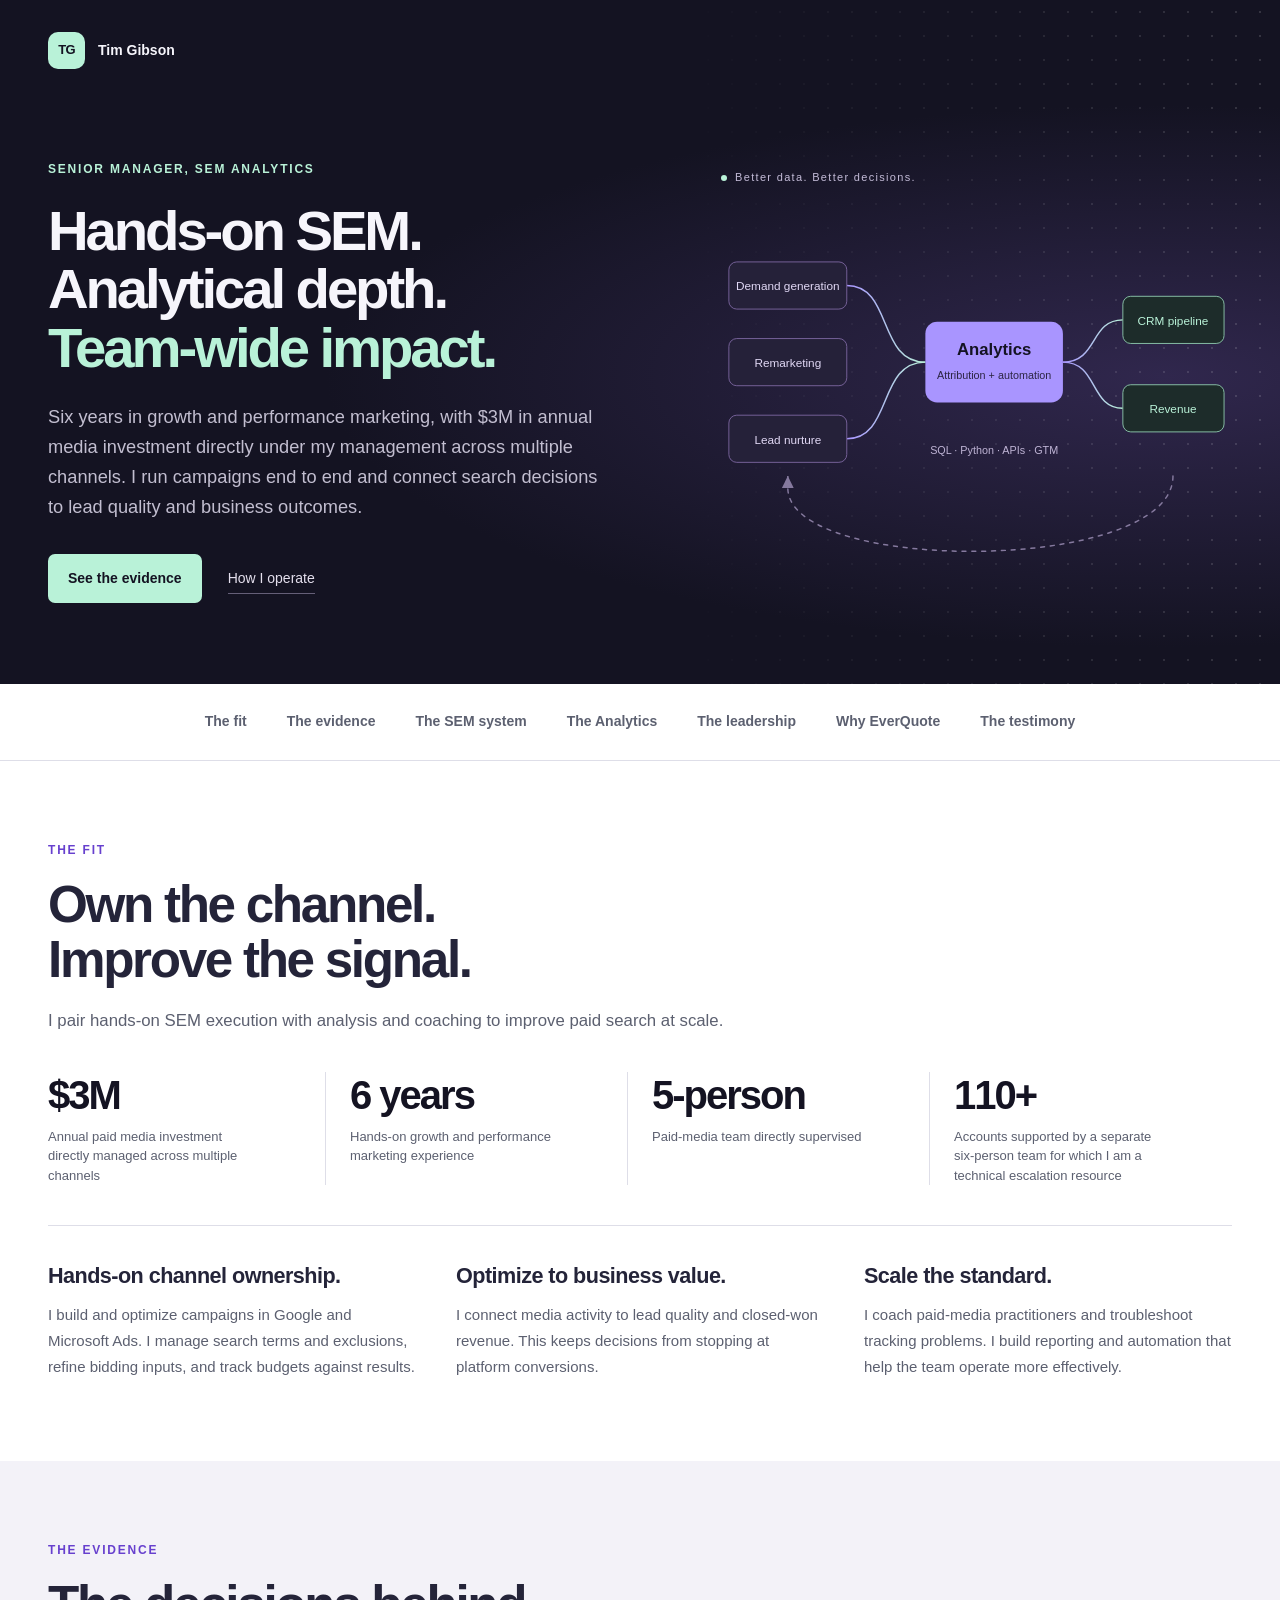
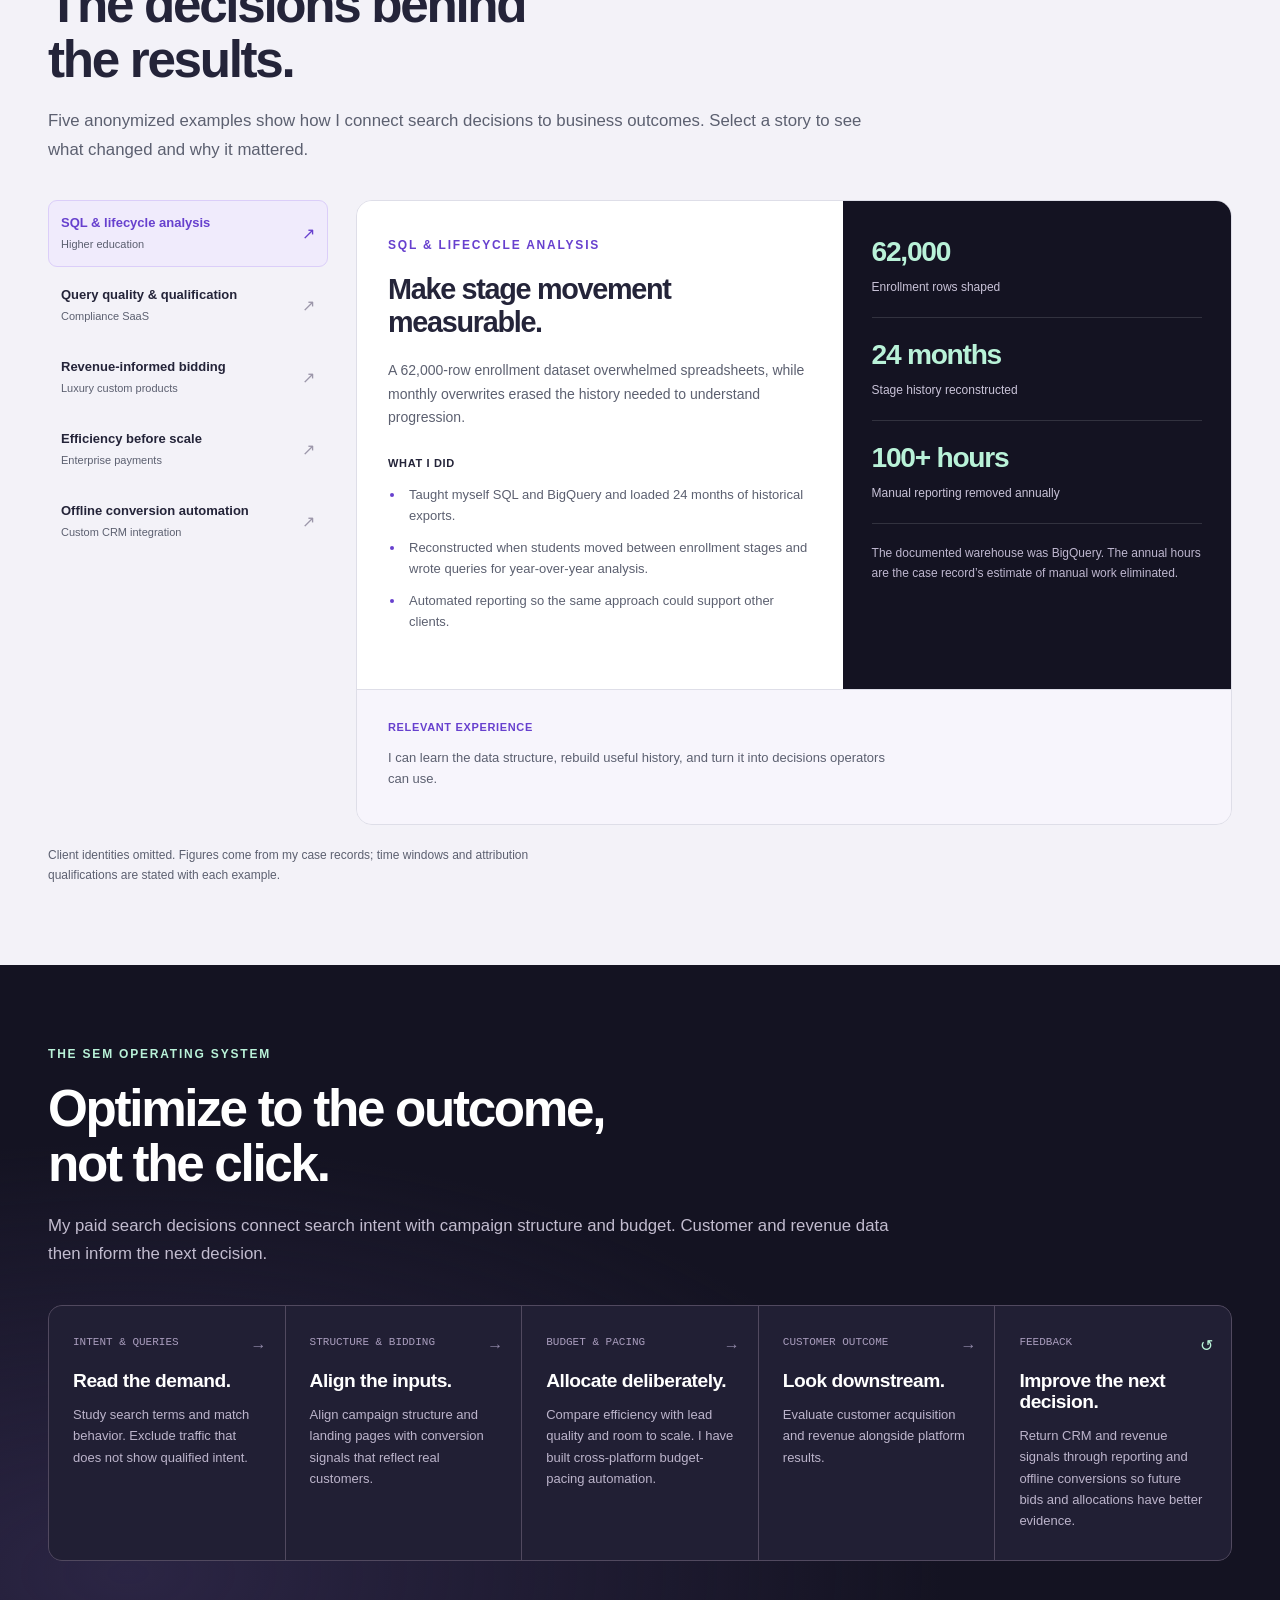
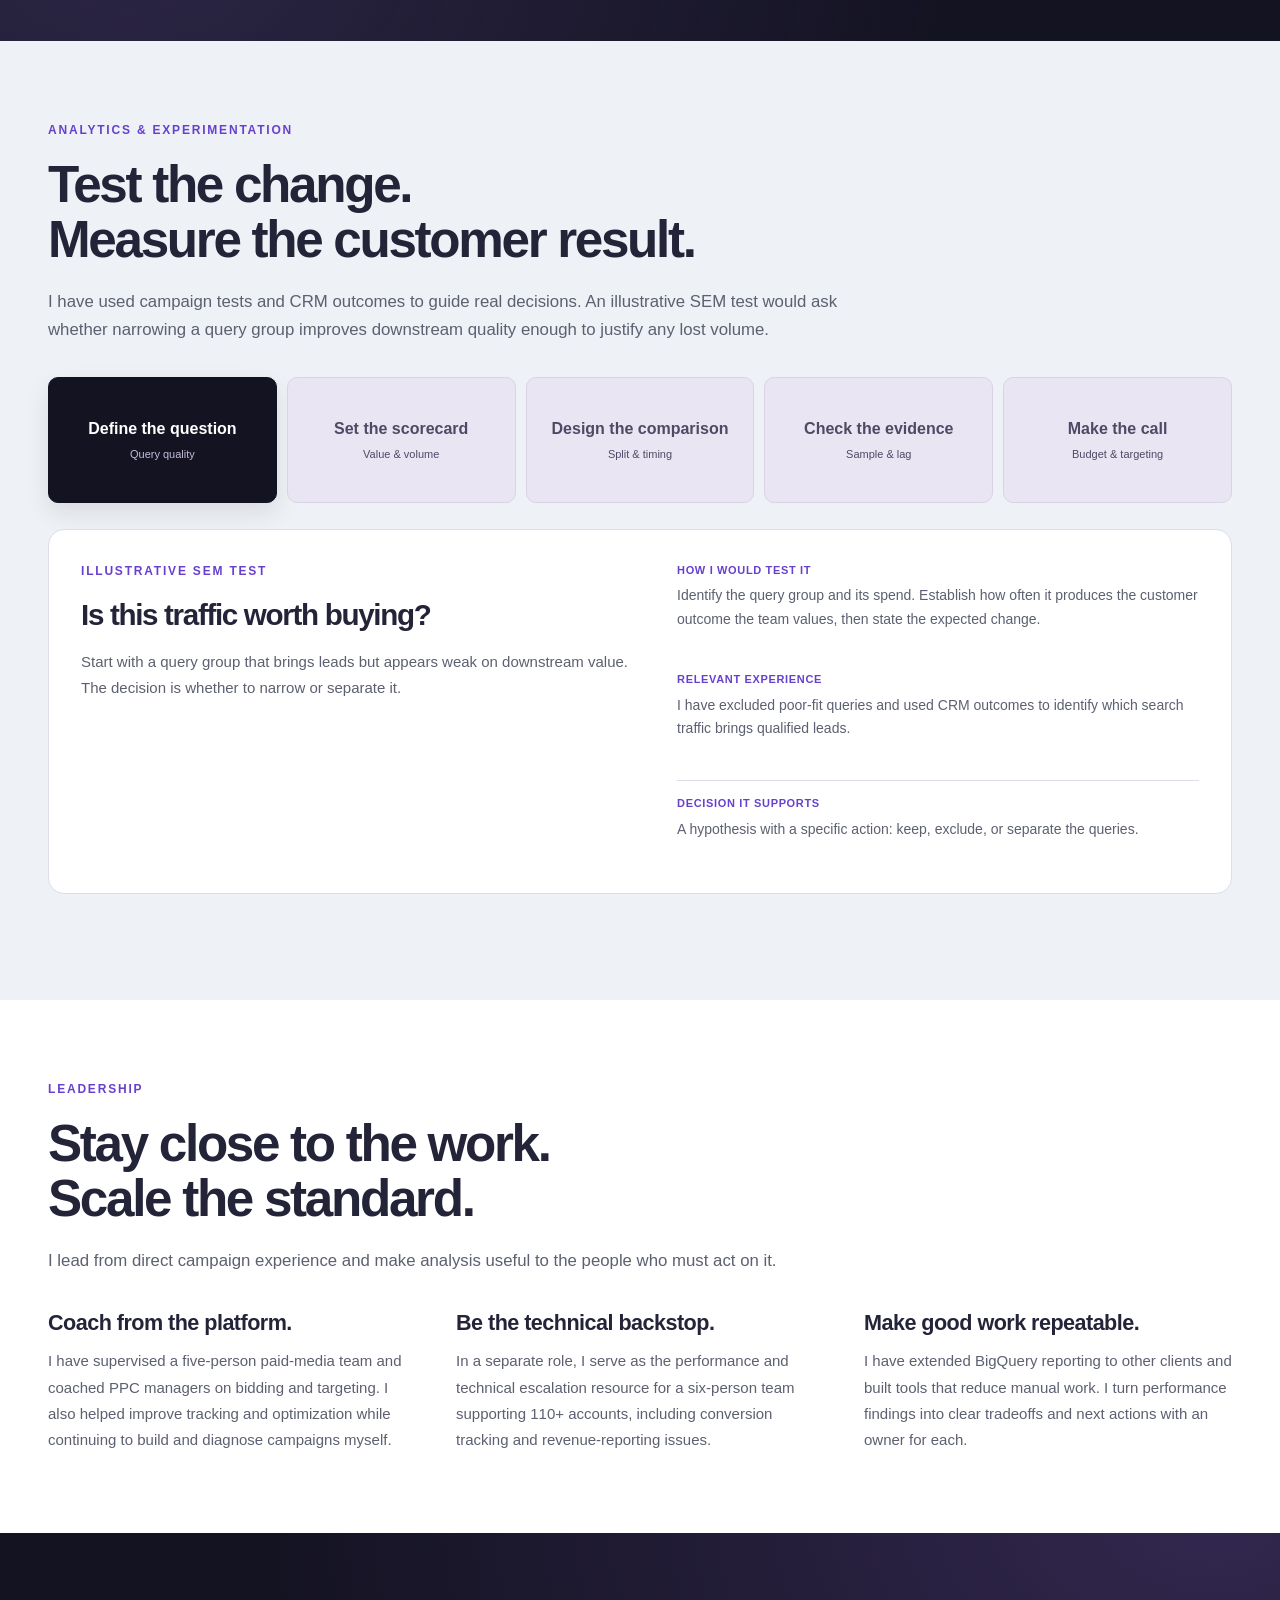
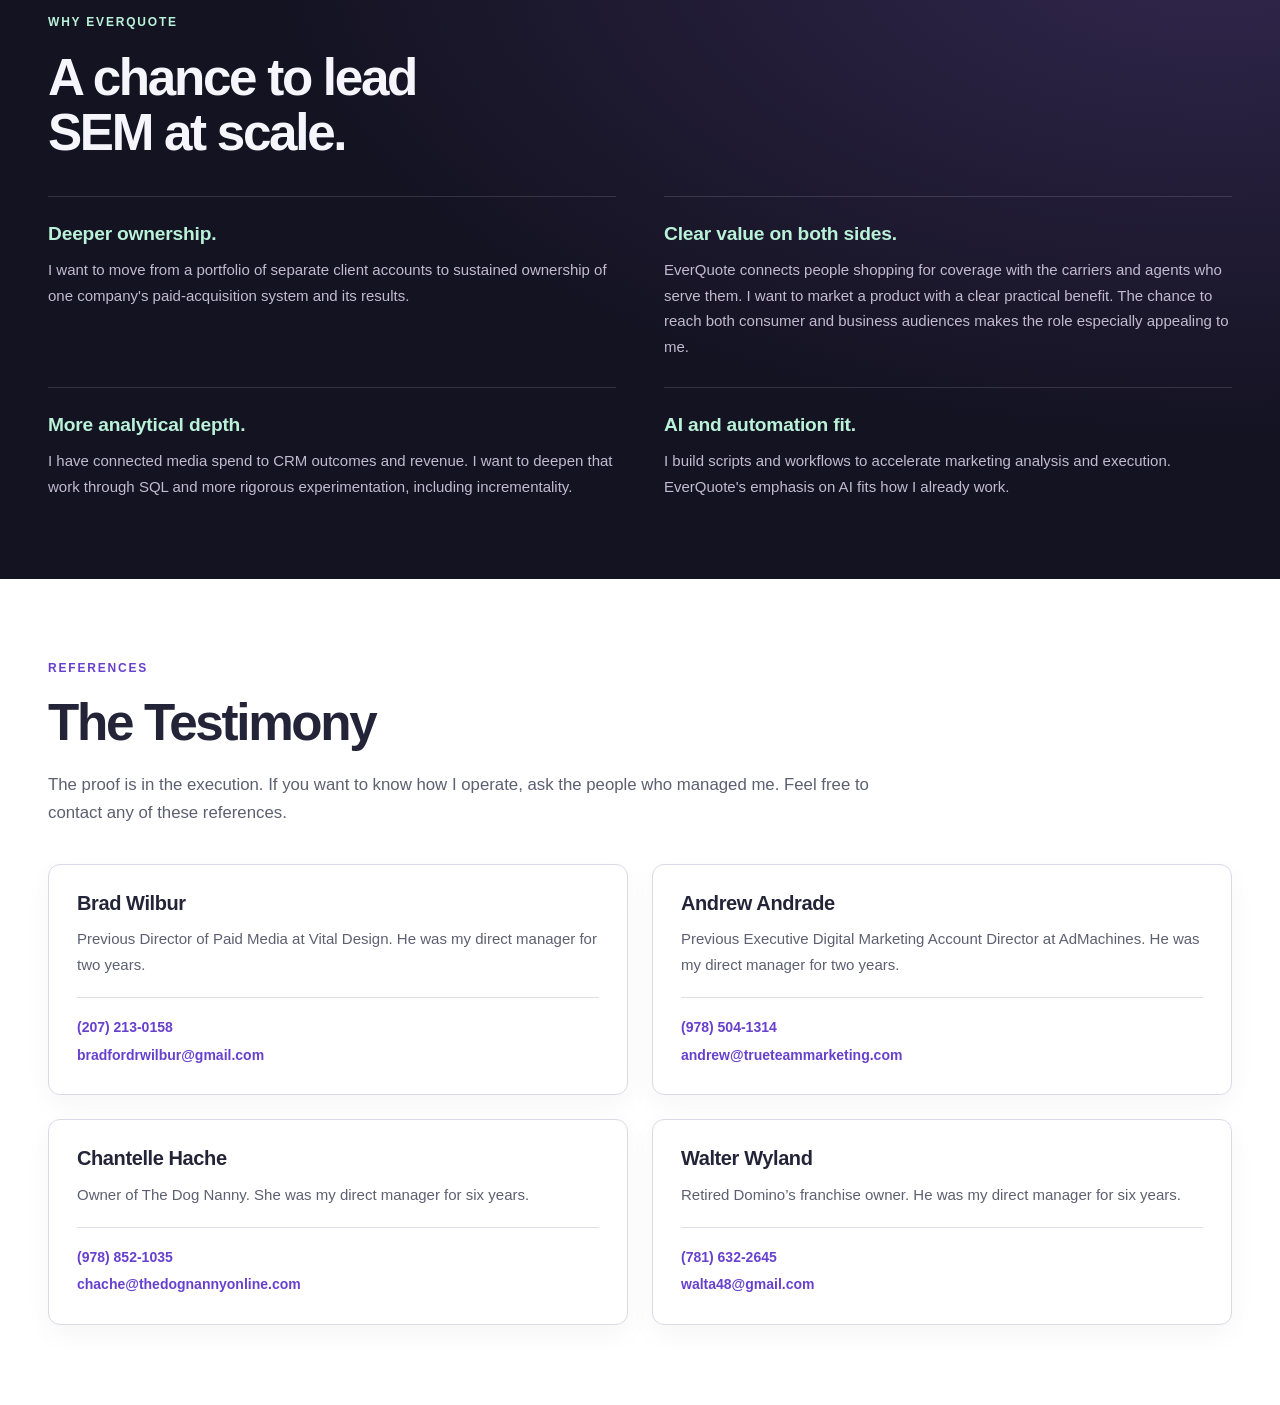
<file: production/everquote/index.html>
<!doctype html>
<html lang="en">
<head>
<meta charset="utf-8">
<meta name="viewport" content="width=device-width, initial-scale=1">
<meta name="robots" content="noindex, nofollow, noarchive">
<meta name="referrer" content="no-referrer">
<meta name="description" content="Tim Gibson’s SEM leadership, growth analytics, and paid-search experience for EverQuote’s Senior Manager, SEM Analytics role.">
<meta name="theme-color" content="#141322">
<title>Tim Gibson x EverQuote</title>
<link rel="icon" href="data:image/svg+xml,%3Csvg xmlns='http://www.w3.org/2000/svg' viewBox='0 0 64 64'%3E%3Crect width='64' height='64' rx='16' fill='%23141322'/%3E%3Cpath d='M14 18h36v8H36v24h-8V26H14z' fill='%23b9f2d8'/%3E%3C/svg%3E">
<style>
:root{--ink:#141322;--ink-soft:#211f34;--paper:#f7f8fa;--white:#fff;--text:#242439;--muted:#5c6070;--line:#dedee8;--purple:#6740ce;--purple-light:#a995ff;--mint:#b9f2d8;--nav-h:77px;--section-pad:80px;--max:1240px;--radius:16px}
*{box-sizing:border-box}html{scroll-behavior:smooth;scroll-padding-top:calc(var(--nav-h) + 24px)}body{margin:0;background:var(--paper);color:var(--text);font-family:Inter,-apple-system,BlinkMacSystemFont,"Segoe UI",sans-serif;font-size:16px;line-height:1.6;-webkit-font-smoothing:antialiased}button,a{-webkit-tap-highlight-color:transparent}button{font:inherit}button,a{touch-action:manipulation}a{color:inherit}button{cursor:pointer}button:focus-visible,a:focus-visible{outline:3px solid var(--purple);outline-offset:5px}button:focus-visible{position:relative;z-index:2}.dark a:focus-visible{outline-color:var(--mint)}h1,h2,h3,h4,p{margin:0}h1,h2,h3{font-weight:650;line-height:1.08;letter-spacing:-.045em}h2{font-size:clamp(2.15rem,4vw,3.4rem)}h3{font-size:1.8rem}h4{font-size:.83rem;letter-spacing:.06em;text-transform:uppercase;font-weight:700}p{max-width:72ch}svg{display:block;max-width:100%}strong{font-weight:650}::selection{background:#cfc2ff;color:var(--ink)}[hidden]{display:none!important}.wrap{width:min(var(--max),calc(100% - 96px));margin-inline:auto}.dark{background:var(--ink);color:#f6f5fb}.eyebrow{font-size:.75rem;font-weight:650;letter-spacing:.15em;text-transform:uppercase}.violet{color:var(--purple)}.mint{color:var(--mint)}.thin{font-weight:400;opacity:.6;margin-inline:8px}.skip-link{position:fixed;z-index:100;left:16px;top:-100px;padding:12px 20px;background:white;color:var(--ink);border-radius:8px}.skip-link:focus{top:16px}.sr-only{position:absolute;width:1px;height:1px;padding:0;margin:-1px;overflow:hidden;clip:rect(0,0,0,0);white-space:nowrap;border:0}
.hero{position:relative;overflow:hidden;background:radial-gradient(ellipse at 91% 55%,#30274d 0,transparent 51%),var(--ink)}.hero:after{content:"";position:absolute;inset:0;pointer-events:none;background-image:radial-gradient(#ffffff25 .8px,transparent .8px);background-size:24px 24px;mask-image:linear-gradient(90deg,transparent 52%,black)}.hero .wrap{position:relative;z-index:1}.identity{display:flex;align-items:center;justify-content:space-between;padding-top:32px;gap:20px}.signature{display:flex;align-items:center;gap:13px;font-size:14px;font-weight:600}.monogram{width:37px;height:37px;display:grid;place-items:center;background:var(--mint);color:var(--ink);border-radius:10px;font-size:13px;letter-spacing:-.06em}.hero-grid{display:grid;grid-template-columns:1.2fr 1fr;align-items:center;gap:60px;padding:82px 0 72px}.hero h1{font-size:clamp(2.8rem,4.4vw,4.1rem);letter-spacing:-.055em;max-width:700px;line-height:1.035;margin:23px 0 25px}.hero h1 em{font-style:normal;color:var(--mint)}.hero-summary{font-size:1.14rem;color:#c2bed0;line-height:1.65;max-width:560px}.hero-actions{display:flex;align-items:center;gap:26px;flex-wrap:wrap;margin-top:32px}.button-link{display:inline-flex;align-items:center;justify-content:center;gap:24px;padding:13px 20px;border-radius:7px;background:var(--mint);color:var(--ink);font-weight:650;font-size:14px;text-decoration:none;transition:background .2s,transform .2s}.button-link:hover{background:#dcffef;transform:translateY(-2px)}.text-link{font-size:14px;text-decoration:none;border-bottom:1px solid #655f78;padding-block:4px;color:#e4dfed}.text-link:hover{color:var(--mint);border-color:var(--mint)}.hero-visual{position:relative;padding:18px 0}.visual-topline{display:flex;align-items:center;justify-content:space-between;font-size:11px;color:#c3bbd7;letter-spacing:.12em;margin-bottom:20px}.live-dot{display:inline-block;width:6px;height:6px;border-radius:50%;background:var(--mint);margin-right:8px}.visual-footer{display:flex;justify-content:space-between;gap:16px;font-size:12px;color:#b2acc4;margin-top:15px;border-top:1px solid #ffffff20;padding-top:17px}.visual-footer strong{font-weight:500;color:var(--mint)}.hero-note{border-top:1px solid #ffffff1f;display:flex;justify-content:space-between;gap:28px;padding:21px 0 24px;font-size:13px;color:#bdb8cd}.hero-note strong{color:#f4f0fc;font-weight:500}
.section-nav{position:sticky;top:0;z-index:20;background:rgba(255,255,255,.96);backdrop-filter:blur(18px);border-bottom:1px solid var(--line)}.nav-inner{display:flex;align-items:stretch;justify-content:center;min-height:76px;gap:20px}.nav-links{display:flex;gap:40px;align-items:stretch}.nav-links a{position:relative;display:flex;align-items:center;text-decoration:none;font-size:14px;font-weight:550;white-space:nowrap;color:var(--muted);padding:23px 0}.nav-links a:after{position:absolute;content:"";bottom:0;left:0;right:0;height:3px;background:var(--purple);transform:scaleX(0);transition:transform .2s}.nav-links a[aria-current="location"]{color:var(--purple)}.nav-links a[aria-current="location"]:after{transform:scaleX(1)}.nav-links a:hover{color:var(--purple)}.nav-links a span{font-size:10px;color:var(--muted);margin-right:7px}
.section{padding:var(--section-pad) 0;scroll-margin-top:calc(-1 * var(--section-pad))}.section-head{display:block;max-width:940px;margin-bottom:36px}.section-head .eyebrow{margin-bottom:17px}.section-head>p{color:var(--muted);font-size:1.05rem;max-width:850px;margin-top:20px;line-height:1.7}.fit{background:white}.proof-strip{display:grid;grid-template-columns:repeat(4,1fr);padding:0 0 40px;border-bottom:1px solid var(--line);margin-bottom:38px;gap:24px}.proof-stat{padding-right:24px;border-right:1px solid var(--line)}.proof-stat:last-child{border-right:0}.proof-stat strong{display:block;font-size:2.5rem;line-height:1.15;letter-spacing:-.05em;color:var(--ink);margin-bottom:9px}.proof-stat span{display:block;font-size:13px;line-height:1.5;color:var(--muted);max-width:210px}.fit-grid{display:grid;grid-template-columns:repeat(3,1fr);gap:40px}.fit-card .number{display:block;color:var(--purple);font-family:ui-monospace,SFMono-Regular,Consolas,monospace;font-size:12px;margin-bottom:15px}.fit-card h3{font-size:1.35rem;letter-spacing:-.025em;margin-bottom:14px}.fit-card p{color:var(--muted);font-size:15px;line-height:1.75}
.journey{background:#eef1f5}.journey .section-head{margin-bottom:32px}.bowtie{position:relative;margin:20px 0 26px}.stage-buttons{position:relative;display:block;padding:0}.stage-item{display:block}.stage-copy{display:flex;flex-direction:column;align-items:center}.stage-toggle{display:none}.stage-button{min-height:126px;display:flex;flex-direction:column;align-items:center;justify-content:center;padding:18px 10px;border:1px solid #dad3e7;border-radius:10px;color:#4e4964;background:#eae5f3;transition:background .2s,border-color .2s,transform .2s}.stage-button:hover{background:#ffffff88;transform:translateY(-3px)}.stage-num{font-family:ui-monospace,Consolas,monospace;font-size:11px;color:#70658d;margin-bottom:16px}.stage-button strong{font-size:16px}.stage-button small{font-size:11px;margin-top:5px;text-align:center}.stage-dot{display:none}.stage-button[aria-pressed="true"]{background:var(--ink);color:white;border-color:var(--ink);box-shadow:0 10px 25px #19142d18}.stage-button[aria-pressed="true"] .stage-num,.stage-button[aria-pressed="true"] small{color:#c6bdd9}.stage-button[aria-pressed="true"] .stage-dot{background:var(--mint)}.stage-panel{padding:32px;border:1px solid #dfdbe9;border-radius:var(--radius);background:white;display:grid;grid-template-columns:1.05fr 1fr;gap:48px;margin-top:16px}.stage-thesis h3{font-size:1.85rem;max-width:410px;margin:18px 0}.stage-thesis>p:last-child{color:var(--muted);font-size:15px}.stage-detail{display:grid;gap:20px}.stage-detail h4{font-size:11px;color:var(--purple);margin-bottom:5px}.stage-detail p{font-size:14px;color:var(--muted)}.owner{border-top:1px solid var(--line);padding-top:14px}.case-controls,.plan-controls,.case-select-wrap{display:none}.stage-controls{display:block}.stage-buttons .stage-button{display:none}.enhanced .stage-controls{display:block}.enhanced .stage-buttons{display:grid;grid-template-columns:repeat(5,minmax(0,1fr));gap:10px}.enhanced .stage-item{display:contents}.enhanced .stage-button{display:flex}.enhanced .stage-panel{grid-column:1/-1;grid-row:2}.enhanced .case-controls{display:flex}.enhanced .plan-controls{display:flex}
.evidence{background:#f3f2f8}.case-layout{display:block}.enhanced .case-layout{display:grid;grid-template-columns:280px minmax(0,1fr);gap:28px;align-items:start}.case-controls{flex-direction:column;gap:5px}.case-button{display:flex;align-items:center;text-align:left;gap:12px;border:1px solid transparent;border-radius:9px;background:transparent;padding:13px 12px;color:var(--text);min-height:67px;width:100%}.case-button:hover{background:#f3f1f8}.case-button strong{font-size:13px;font-weight:600;display:block;line-height:1.4}.case-button small{font-size:11px;color:var(--muted);display:block;margin-top:3px}.case-number{font-family:ui-monospace,Consolas,monospace;font-size:11px;color:var(--muted)}.case-arrow{margin-left:auto;color:#9c97aa}.case-button[aria-pressed="true"]{background:#f0ebfc;border-color:#dbcef9}.case-button[aria-pressed="true"] strong,.case-button[aria-pressed="true"] .case-arrow,.case-button[aria-pressed="true"] .case-number{color:var(--purple)}.case-panel{display:grid;grid-template-columns:minmax(0,1.25fr) minmax(0,1fr);border:1px solid var(--line);border-radius:var(--radius);overflow:hidden;margin-bottom:24px}.case-story{background:white;padding:35px 31px}.case-story h3{font-size:1.8rem;margin:17px 0 20px;line-height:1.15}.case-story>p:not(.eyebrow){font-size:14px;color:var(--muted);line-height:1.7}.case-story h4{font-size:11px;margin-top:25px}.action-list{padding-left:17px;margin:11px 0 0}.action-list li{padding-left:4px;margin-bottom:10px;font-size:13px;color:var(--muted);line-height:1.65}.action-list li::marker{color:var(--purple)}.case-results{background:var(--ink);color:white;padding:34px 29px}.case-metric{border-bottom:1px solid #ffffff21;padding:0 0 20px;margin-bottom:20px}.case-metric strong{font-size:clamp(1.35rem,2.2vw,2.1rem);line-height:1.2;letter-spacing:-.045em;display:block;color:var(--mint);overflow-wrap:anywhere}.case-metric span{font-size:12px;color:#c9c3d8;display:block;margin-top:9px}.metric-context{font-size:12px;line-height:1.65;color:#beb7cf}.case-takeaway{grid-column:1/-1;display:block;padding:23px 31px;background:#f7f5fc;border-top:1px solid var(--line);align-items:baseline}.case-takeaway>span{font-size:11px;font-weight:650;color:var(--purple);text-transform:uppercase;letter-spacing:.06em;white-space:nowrap}.case-takeaway p{margin-top:8px;font-size:13px;line-height:1.65;color:var(--muted)}.evidence-note{font-size:12px;color:var(--muted);margin-top:21px}.case-panels{min-width:0}.case-select-wrap{position:relative}.case-select-label{display:block;font-family:ui-monospace,SFMono-Regular,Consolas,monospace;font-size:10px;font-weight:650;letter-spacing:.09em;text-transform:uppercase;color:var(--purple);margin-bottom:8px}.case-select-wrap select{width:100%;min-height:52px;appearance:none;border:1px solid #d8d0e7;border-radius:10px;background:white;color:var(--text);padding:13px 44px 13px 15px;font:inherit;font-size:16px;line-height:1.35;box-shadow:0 6px 18px #17122908}.case-select-wrap:after{content:"";position:absolute;right:18px;bottom:22px;width:8px;height:8px;border-right:1.5px solid var(--purple);border-bottom:1.5px solid var(--purple);transform:rotate(45deg);pointer-events:none}.case-select-wrap select:focus-visible{outline:3px solid #8f63e633;outline-offset:2px;border-color:var(--purple)}
.toolkit{background:radial-gradient(ellipse at 10% 90%,#2b2544 0,transparent 50%),var(--ink)}.toolkit .section-head>p{color:#c2bccf}.toolkit h2{color:white}.toolkit .eyebrow{color:var(--mint)}.pipeline{display:grid;grid-template-columns:repeat(4,1fr);gap:1px;background:#51495f;border:1px solid #51495f;border-radius:14px;overflow:hidden;margin-bottom:0}.pipeline-step{position:relative;display:flex;flex-direction:column;padding:28px 24px;background:var(--ink-soft)}.pipeline-step:after{content:"→";position:absolute;right:18px;top:27px;color:#9289a9}.pipeline-step:last-child:after{content:"↺";color:var(--mint)}.pipeline-step small{display:block;font-family:ui-monospace,Consolas,monospace;font-size:11px;color:#a99dbd;margin-bottom:20px}.pipeline-step h3{font-size:1.2rem;color:white;margin-bottom:12px;letter-spacing:-.025em}.pipeline-step p{font-size:13px;color:#bcb4cb;line-height:1.65}.tool-badges{display:flex;flex-wrap:wrap;gap:8px;margin-top:auto;padding-top:22px}.tool-badges span{font-size:11px;color:#ded5ef;border:1px solid #51495f;border-radius:5px;padding:5px 9px;background:#ffffff05}
.growth{background:var(--paper)}.plan-controls{gap:8px;margin-bottom:24px}.plan-button{flex:1;min-width:0;display:flex;align-items:center;gap:17px;border:1px solid var(--line);background:white;border-radius:9px;padding:19px 24px;text-align:left;color:var(--text)}.plan-button:hover{border-color:#9c86d0}.plan-button strong{font-size:1.6rem;font-weight:500;letter-spacing:-.04em;line-height:1.2}.plan-button span{font-size:13px;font-weight:600;line-height:1.5}.plan-button small{display:block;font-size:10px;text-transform:uppercase;letter-spacing:.1em;color:var(--muted);font-weight:450}.plan-button[aria-pressed="true"]{background:var(--ink);border-color:var(--ink);color:white}.plan-button[aria-pressed="true"] strong{color:var(--mint)}.plan-button[aria-pressed="true"] small{color:#b7afca}.plan-panel{display:grid;grid-template-columns:1fr 1.25fr;align-content:start;background:white;border:1px solid var(--line);border-radius:var(--radius);margin-bottom:20px;padding:32px;gap:32px 48px}.plan-panel h3{font-size:1.9rem;margin:15px 0 18px}.plan-panel .plan-lead{font-size:15px;color:var(--muted)}.plan-tasks{margin:0;padding:0;list-style:none;display:grid;gap:17px;counter-reset:task}.plan-tasks li{position:relative;padding-left:35px;font-size:14px;color:var(--muted);counter-increment:task;line-height:1.6}.plan-tasks li:before{content:"0" counter(task);position:absolute;top:2px;left:0;font-size:11px;color:var(--purple);font-family:ui-monospace,Consolas,monospace}.plan-tasks strong{display:block;color:var(--text);margin-bottom:2px}.plan-output{grid-column:1/-1;display:flex;align-items:baseline;gap:25px;border-top:1px solid var(--line);padding-top:24px;font-size:13px;color:var(--muted)}.plan-output strong{white-space:nowrap;color:var(--purple);font-size:11px;text-transform:uppercase;letter-spacing:.06em}
.why{background:radial-gradient(ellipse at 95% 0,#32274e,transparent 55%),var(--ink)}.why h2{margin:0;max-width:850px}.why-reasons{display:grid;grid-template-columns:repeat(2,minmax(0,1fr));gap:28px 48px;padding-top:0}.why-reason{border-top:1px solid #ffffff22;padding-top:24px}.why-reason:last-child{border-bottom:0}.why-reason .number{display:block;color:#b5a7cc;font-size:12px;margin-bottom:12px;font-family:ui-monospace,Consolas,monospace}.why-reason h3{font-size:1.2rem;line-height:1.35;color:var(--mint);letter-spacing:-.01em;margin-bottom:10px}.why-reason p{font-size:15px;color:#c2bbcf;line-height:1.7}.reference-grid{display:grid;grid-template-columns:repeat(2,minmax(0,1fr));gap:24px}.reference-card{display:flex;flex-direction:column;min-height:100%;padding:28px;background:white;border:1px solid #ddd7e8;border-radius:12px;box-shadow:0 10px 28px #1712290a}.reference-card h3{font-size:1.25rem;letter-spacing:-.02em;margin-bottom:12px}.reference-card>p{color:var(--muted);font-size:15px;line-height:1.7;margin-bottom:20px}.reference-contact{margin-top:auto;padding-top:18px;border-top:1px solid var(--line);display:grid;gap:5px}.reference-contact a{width:max-content;max-width:100%;color:var(--purple);font-size:14px;font-weight:550;text-decoration:none;overflow-wrap:anywhere}.reference-contact a:hover{text-decoration:underline;text-underline-offset:3px}.no-js-note{padding:16px;border:1px solid var(--line);border-radius:8px;font-size:14px;margin-bottom:20px}
@media(min-width:1000px){.enhanced .stage-panel{min-height:365px}.enhanced .case-panel{min-height:625px}.enhanced .plan-panel{min-height:360px}}
@media(max-width:1100px){.wrap{width:calc(100% - 64px)}.hero-grid{gap:32px}.hero h1{font-size:3.6rem}.nav-links{gap:22px}.nav-inner{justify-content:center}.section-head{gap:35px}.enhanced .case-layout{grid-template-columns:245px minmax(0,1fr);gap:18px}.case-panel{grid-template-columns:1fr}.case-results{display:grid;grid-template-columns:repeat(3,minmax(0,1fr));gap:15px;padding:25px}.case-metric{margin:0;padding-bottom:15px}.case-metric strong{font-size:1.45rem}.metric-context{grid-column:1/-1}.case-story{padding:28px}.case-takeaway{padding:22px 27px}.stage-panel{gap:35px;padding:30px}.pipeline-step{padding:25px 20px}}
@media(max-width:800px){.wrap{width:calc(100% - 40px)}.hero-grid{grid-template-columns:1fr;padding:62px 0 42px;gap:40px}.hero h1{font-size:clamp(3rem,7.8vw,4.5rem);max-width:650px}.hero-summary{max-width:580px}.hero-visual{max-width:580px;width:100%;margin-inline:auto;padding:0}.hero-visual svg{max-height:310px;width:100%}.identity{padding-top:24px}.hero-note{font-size:12px}.nav-links{gap:24px;min-width:max-content}.nav-inner{min-height:65px;overflow-x:auto;overflow-y:hidden;justify-content:flex-start;scrollbar-width:none;-ms-overflow-style:none;overscroll-behavior-inline:contain}.nav-inner::-webkit-scrollbar{display:none}.nav-links a{padding:20px 0;font-size:13px}.nav-links a span{display:none}:root{--section-pad:64px}.section-head{grid-template-columns:1fr;gap:21px;margin-bottom:34px}.section-head>p{max-width:850px;font-size:1rem}.proof-strip{grid-template-columns:repeat(2,1fr);gap:26px 35px}.proof-stat:nth-child(2){border-right:0}.proof-stat strong{font-size:2.25rem}.fit-grid{gap:24px}.fit-card p{font-size:14px}.fit-card h3{font-size:1.22rem}.stage-button{padding-inline:5px;min-height:150px}.stage-button strong{font-size:13px}.stage-button small{font-size:10px}.stage-panel{grid-template-columns:1fr;gap:28px;padding:30px}.stage-thesis h3{max-width:550px}.stage-detail{grid-template-columns:1fr 1fr;gap:20px}.stage-detail .owner{grid-column:1/-1}.enhanced .case-layout{grid-template-columns:1fr}.case-controls{display:none;flex-direction:row;flex-wrap:wrap;gap:6px;margin-bottom:12px}.case-button{width:calc((100% - 12px)/3);min-height:72px;align-items:start;padding:10px}.case-number,.case-arrow{display:none}.case-button strong{font-size:12px}.case-button small{font-size:10px}.case-panel{grid-template-columns:1.25fr 1fr}.case-results{display:block;padding:30px 24px}.case-metric{margin-bottom:20px}.case-metric strong{font-size:1.7rem}.case-takeaway{display:block}.case-takeaway p{margin-top:8px}.pipeline{grid-template-columns:repeat(2,1fr)}.pipeline-step{padding:27px}.plan-button{padding:16px;gap:12px}.plan-button span{font-size:12px}.plan-panel{grid-template-columns:1fr;gap:26px;padding:30px}.plan-output{gap:15px}.why{padding-top:var(--section-pad)}.why-reasons{grid-template-columns:repeat(2,minmax(0,1fr));gap:28px}.why-reason{padding-top:24px}.why-reason p{font-size:14px}}
@media(max-width:640px){.stage-buttons{grid-template-columns:repeat(3,minmax(0,1fr));gap:7px;padding:0}.stage-button{padding:14px 5px;min-height:106px;background:#e7e0f4;border-color:#dfd6ee;border-radius:9px}.stage-button strong{font-size:12px}.stage-num{margin-bottom:7px;font-size:10px}.stage-button small{font-size:10px;line-height:1.4;min-height:25px}.stage-dot{display:none}.bowtie{margin:20px 0}}
@media(max-width:520px){.wrap{width:calc(100% - 36px)}.identity{gap:10px}.signature{gap:10px;font-size:12px}.monogram{width:31px;height:31px;font-size:11px;border-radius:8px}.hero-grid{padding-top:47px;gap:35px}.hero h1{font-size:2.8rem;margin-top:20px}.hero-summary{font-size:1rem}.hero .eyebrow{font-size:10px}.hero-actions{gap:22px}.hero-visual svg{height:auto;max-height:none}.visual-topline{font-size:9px}.visual-footer{font-size:10px}.hero-note{display:block;padding:19px 0}.nav-links{gap:25px}:root{--section-pad:52px}.section-head .eyebrow{font-size:10px}.section-head{margin-bottom:30px}.proof-strip{gap:25px 20px;padding-bottom:30px;margin-bottom:30px}.proof-stat{padding-right:10px}.proof-stat strong{font-size:2rem}.proof-stat span{font-size:12px}.fit-grid{grid-template-columns:1fr;gap:25px}.fit-card .number{margin-bottom:9px}.fit-card h3{font-size:1.25rem;margin-bottom:9px}.fit-card p{font-size:15px}.stage-buttons{grid-template-columns:repeat(3,minmax(0,1fr));gap:7px;padding:0}.stage-button{padding:14px 5px;min-height:106px;background:#e7e0f4;border-color:#dfd6ee;border-radius:9px}.stage-button strong{font-size:12px}.stage-num{margin-bottom:7px;font-size:10px}.stage-button small{font-size:10px;line-height:1.4;min-height:25px}.stage-dot{display:none}.bowtie{margin:20px 0}.stage-panel{padding:24px;gap:23px}.stage-thesis h3{font-size:1.6rem}.stage-thesis>p:last-child{font-size:14px}.stage-detail{grid-template-columns:1fr}.stage-detail p{font-size:13px}.case-button{width:calc((100% - 6px)/2);min-height:68px;padding:11px}.case-button:last-child{width:100%;min-height:53px}.case-panel{grid-template-columns:1fr}.case-story{padding:25px}.case-story h3{font-size:1.65rem}.case-results{display:grid;grid-template-columns:1fr;padding:25px;gap:0}.case-metric{display:flex;align-items:baseline;justify-content:space-between;gap:18px;margin-bottom:15px;padding-bottom:15px}.case-metric strong{font-size:1.65rem;max-width:58%}.case-metric span{max-width:43%;font-size:11px;text-align:right;margin-top:0}.case-takeaway{padding:23px 25px}.pipeline{grid-template-columns:1fr}.pipeline-step{padding:24px}.pipeline-step small{margin-bottom:10px}.tool-badges{margin-top:15px}.plan-controls{gap:6px}.plan-button{padding:14px 9px;gap:8px;flex-direction:column;align-items:start}.plan-button strong{font-size:1.4rem}.plan-button span{font-size:11px}.plan-button small{font-size:9px}.plan-panel{padding:25px;gap:22px}.plan-panel h3{font-size:1.6rem}.plan-output{display:block}.plan-output p{margin-top:8px}.why-reasons{grid-template-columns:1fr;gap:24px}.why-reason{padding-top:24px}.why-reason p{font-size:14px}.why h2{font-size:2.2rem}}
.proof-cta{display:flex;align-items:center;justify-content:space-between;gap:36px;padding:28px 32px;border:1px solid #655777;background:#2b2540;border-radius:12px;margin-top:30px}.proof-cta .eyebrow{font-size:10px;margin-bottom:10px}.proof-cta h3{font-size:1.5rem;letter-spacing:-.025em;margin-bottom:10px;color:#f6f5fb}.proof-cta p:not(.eyebrow){font-size:14px;line-height:1.6;color:#c5bdd4;max-width:650px}.proof-cta .button-link{flex-shrink:0;white-space:nowrap}.case-panel{margin-bottom:0}.stage-thesis>p:last-child{line-height:1.75}.stage-detail p{line-height:1.7}.plan-panels .plan-panel{margin-bottom:0}
@media(max-width:1100px){.proof-cta{gap:25px;padding:28px}.proof-cta .button-link{white-space:normal;max-width:250px;text-align:center}}
@media(max-width:800px){.proof-cta{flex-direction:column;align-items:flex-start;gap:24px}.proof-cta .button-link{max-width:none}.nav-links{gap:26px}.nav-inner{justify-content:flex-start}.hero h1{font-size:clamp(2.6rem,6.3vw,3.7rem)}}
@media(max-width:520px){.hero h1{font-size:clamp(2.05rem,7.55vw,2.8rem)}.hero .eyebrow{font-size:9px;letter-spacing:.11em}.hero-grid{padding-top:40px}.stage-buttons{grid-template-columns:repeat(2,minmax(0,1fr))}.stage-button:last-child{grid-column:1/-1;min-height:90px}.stage-button{min-height:104px}.stage-button strong{font-size:13px}.stage-button small{font-size:11px;min-height:0}.proof-cta{padding:24px}.proof-cta h3{font-size:1.4rem}.plan-button{gap:10px}.plan-panel{padding:25px}.why-reasons{grid-template-columns:1fr}.why h2{font-size:2.2rem}}
@media(max-width:520px){.reference-grid{grid-template-columns:1fr;gap:16px}.reference-card{padding:24px}}
@media(max-width:640px){.enhanced .case-controls{display:none}.enhanced .case-select-wrap{display:block;margin-bottom:18px}.enhanced .stage-buttons{display:block}.enhanced .stage-item{display:block}.enhanced .stage-button{display:flex;width:100%;min-height:68px;margin:0 0 8px;padding:13px 16px;flex-direction:row;align-items:center;justify-content:space-between;text-align:left;border-radius:10px}.stage-copy{display:flex;flex-direction:column;align-items:flex-start;gap:3px}.enhanced .stage-button strong{font-size:14px}.enhanced .stage-button small{min-height:0;margin:0;font-size:11px;text-align:left}.stage-toggle{display:grid;place-items:center;flex:0 0 28px;width:28px;height:28px;margin-left:14px;border:1px solid #7d7094;border-radius:50%;font-size:0}.stage-toggle:before{content:"+";font-size:18px;line-height:1}.stage-button[aria-expanded="true"]{margin-bottom:0;border-radius:10px 10px 0 0}.stage-button[aria-expanded="true"] .stage-toggle{border-color:#ffffff55}.stage-button[aria-expanded="true"] .stage-toggle:before{content:"−"}.enhanced .stage-panel{display:grid;grid-column:auto;grid-row:auto;margin:0 0 8px;padding:24px;border-top:0;border-radius:0 0 12px 12px;gap:23px}.enhanced .stage-panel[hidden]{display:none}.bowtie{margin:20px 0}}
html.enhanced{scroll-behavior:auto}.case-select-wrap:after{content:none}.case-select-control{position:relative;display:block;width:100%;min-height:72px}.case-select-display{display:flex;flex-direction:column;justify-content:center;width:100%;min-height:72px;padding:14px 54px 14px 15px;border:1px solid #dbcef9;border-radius:10px;background:#f0ebfc;color:var(--text);box-shadow:0 6px 18px #17122908}.case-select-display strong{display:block;color:var(--purple);font-size:13px;font-weight:600;line-height:1.4}.case-select-display small{display:block;margin-top:3px;color:var(--muted);font-size:11px;line-height:1.4}.case-select-control select{position:absolute;inset:0;z-index:2;width:100%;height:100%;min-height:72px;opacity:0;cursor:pointer}.case-select-control:after{content:"";position:absolute;right:20px;top:50%;width:8px;height:8px;border-right:1.5px solid var(--purple);border-bottom:1.5px solid var(--purple);transform:translateY(-65%) rotate(45deg);pointer-events:none}.case-select-control:focus-within .case-select-display{outline:3px solid #8f63e633;outline-offset:2px;border-color:var(--purple)}
@media(prefers-reduced-motion:reduce){html{scroll-behavior:auto}*,*:before,*:after{transition:none!important;animation:none!important}}
@media print{html{scroll-behavior:auto;scroll-padding-top:0}body{background:white;color:#111;font-size:11pt}.wrap{width:100%}.hero,.dark,.toolkit,.why{background:white!important;color:#111!important}.hero:after,.hero-visual,.hero-actions,.hero-note,.section-nav,.stage-button,.case-controls,.case-select-wrap,.plan-controls,.skip-link,.proof-cta .button-link{display:none!important}.hero-grid{display:block;padding:30px 0}.identity{padding-top:0}.hero h1{font-size:34pt}.hero h1 em,.hero-summary,.dark p,.dark h2,.dark h3,.mint{color:#111!important}.section{padding:30px 0;scroll-margin-top:0}.section-head{display:block;margin-bottom:20px}.section-head>p{margin-top:14px}.section-head h2,.why h2{font-size:25pt}.case-layout,.enhanced .case-layout{display:block}.enhanced .stage-buttons{display:block}.enhanced .stage-item{display:block}.enhanced .stage-panel{grid-column:auto;grid-row:auto}.stage-panel[hidden],.case-panel[hidden],.plan-panel[hidden]{display:grid!important}.stage-panel,.case-panel,.plan-panel{break-inside:avoid;page-break-inside:avoid;margin-bottom:25px!important;min-height:0!important}.case-panel{grid-template-columns:1.2fr 1fr}.case-story h3{font-size:20pt}.case-results,.pipeline-step,.proof-cta{background:#f0f0f0;color:#111}.case-metric strong,.case-metric span,.metric-context,.pipeline-step h3,.pipeline-step p,.tool-badges span,.pipeline-step small,.why-reason .number{color:#111}.case-metric{border-color:#ccc}.pipeline{grid-template-columns:repeat(2,1fr)}.tool-badges span{border-color:#bbb}.why{padding:30px 0;min-height:0}.why-reasons{grid-template-columns:repeat(2,1fr)}.why-reason{break-inside:avoid}.proof-stat strong{font-size:24pt}.case-button,.plan-button,.stage-button{display:none!important}a{text-decoration:none}.eyebrow{font-size:9pt}.proof-cta{break-inside:avoid}.proof-cta h3{color:#111}}

.pipeline{grid-template-columns:repeat(5,minmax(0,1fr))}.pipeline-step{min-width:0}.leadership{background:#fff}
.hero-visual svg{width:100%;height:auto}.hero-visual .visual-topline{margin-bottom:14px}
@media(max-width:1100px){.pipeline{grid-template-columns:repeat(3,minmax(0,1fr))}}
@media(max-width:800px){.pipeline{grid-template-columns:repeat(2,minmax(0,1fr))}}
@media(max-width:520px){.pipeline{grid-template-columns:1fr}.hero h1{font-size:2.45rem}}
</style>
</head>
<body>
<a class="skip-link" href="#the-fit">Skip to the presentation</a>
<header class="hero dark"><div class="wrap">
  <div class="identity"><div class="signature"><span class="monogram" aria-hidden="true">TG</span><span>Tim Gibson</span></div></div>
  <div class="hero-grid">
    <div><p class="eyebrow mint">Senior Manager, SEM Analytics</p><h1>Hands-on SEM.<br>Analytical depth.<br><em>Team-wide impact.</em></h1><p class="hero-summary">Six years in growth and performance marketing, with $3M in annual media investment directly under my management across multiple channels. I run campaigns end to end and connect search decisions to lead quality and business outcomes.</p><div class="hero-actions"><a class="button-link" href="#case-studies">See the evidence</a><a class="text-link" href="#sem-operating-system">How I operate</a></div></div>
    <div class="hero-visual">
      <div class="visual-topline"><span><i class="live-dot" aria-hidden="true"></i>Better data. Better decisions.</span></div>
      <svg viewBox="0 0 520 400" width="700" role="img" aria-labelledby="hero-graphic-title"><title id="hero-graphic-title">Demand generation and remarketing connected through analytics to CRM pipeline and revenue</title><defs><linearGradient id="connection" x1="0" x2="1"><stop stop-color="#a995ff"></stop><stop offset="1" stop-color="#b9f2d8"></stop></linearGradient><marker id="feedback-arrow" viewBox="0 0 8 8" refX="8" refY="4" markerWidth="8" markerHeight="8" orient="auto"><path d="M0 0 L8 4 L0 8 Z" fill="#85799e" stroke="none"></path></marker></defs>
      <g fill="none" stroke="url(#connection)" stroke-width="1.5"><path d="M128 86 C175 86 159 164 208 164"></path><path d="M128 164 H208"></path><path d="M128 242 C175 242 159 164 208 164"></path><path d="M348 164 C384 164 375 121 409 121"></path><path d="M348 164 C384 164 375 211 409 211"></path></g>
      <g font-family="Inter,Segoe UI,sans-serif" font-size="12" text-anchor="middle"><g fill="#252139" stroke="#766198"><rect x="8" y="62" width="120" height="48" rx="8"></rect><rect x="8" y="140" width="120" height="48" rx="8"></rect><rect x="8" y="218" width="120" height="48" rx="8"></rect></g><g fill="#e1d8f5"><text x="68" y="91">Demand generation</text><text x="68" y="169">Remarketing</text><text x="68" y="247">Lead nurture</text></g>
      <rect x="208" y="123" width="140" height="82" rx="12" fill="#a995ff"></rect><text x="278" y="157" font-size="17" font-weight="600" fill="#141322">Analytics</text><text x="278" y="181" font-size="11" fill="#2c2543">Attribution + automation</text>
      <g fill="#1d2c2a" stroke="#86bca5"><rect x="409" y="97" width="103" height="48" rx="8"></rect><rect x="409" y="187" width="103" height="48" rx="8"></rect></g><g fill="#b9f2d8"><text x="460" y="126">CRM pipeline</text><text x="460" y="216">Revenue</text></g><text x="278" y="258" fill="#bfb4d5" font-size="11">SQL · Python · APIs · GTM</text></g>
      <path data-feedback-loop="" d="M460 280 C460 380 68 380 68 292" fill="none" stroke="#85799e" stroke-width="1.5" stroke-linecap="round" stroke-dasharray="4 6"></path>
      <path d="M68 292 L68 280" fill="none" stroke="#85799e" stroke-width="1.5" stroke-linecap="butt" marker-end="url(#feedback-arrow)"></path></svg>
    </div>
  </div>
</div></header>
<nav class="section-nav" aria-label="Presentation sections"><div class="wrap nav-inner"><div class="nav-links"><a href="#the-fit">The fit</a><a href="#case-studies">The evidence</a><a href="#sem-operating-system">The SEM system</a><a href="#analytics-experimentation">The Analytics</a><a href="#leadership">The leadership</a><a href="#why-everquote">Why EverQuote</a><a href="#testimony">The testimony</a></div></div></nav>
<main>
<section class="section fit" id="the-fit" aria-labelledby="fit-title"><div class="wrap">
  <div class="section-head"><div><p class="eyebrow violet">The fit</p><h2 id="fit-title">Own the channel.<br>Improve the signal.</h2></div><p>I pair hands-on SEM execution with analysis and coaching to improve paid search at scale.</p></div>
  <div class="proof-strip"><div class="proof-stat"><strong>$3M</strong><span>Annual paid media investment directly managed across multiple channels</span></div><div class="proof-stat"><strong>6 years</strong><span>Hands-on growth and performance marketing experience</span></div><div class="proof-stat"><strong>5-person</strong><span>Paid-media team directly supervised</span></div><div class="proof-stat"><strong>110+</strong><span>Accounts supported by a separate six-person team for which I am a technical escalation resource</span></div></div>
  <div class="fit-grid"><article class="fit-card"><h3>Hands-on channel ownership.</h3><p>I build and optimize campaigns in Google and Microsoft Ads. I manage search terms and exclusions, refine bidding inputs, and track budgets against results.</p></article><article class="fit-card"><h3>Optimize to business value.</h3><p>I connect media activity to lead quality and closed-won revenue. This keeps decisions from stopping at platform conversions.</p></article><article class="fit-card"><h3>Scale the standard.</h3><p>I coach paid-media practitioners and troubleshoot tracking problems. I build reporting and automation that help the team operate more effectively.</p></article></div>
</div></section>
<section class="section evidence" id="case-studies" aria-labelledby="evidence-title"><div class="wrap">
  <div class="section-head"><div><p class="eyebrow violet">The evidence</p><h2 id="evidence-title">The decisions behind<br>the results.</h2></div><p>Five anonymized examples show how I connect search decisions to business outcomes. Select a story to see what changed and why it mattered.</p></div>
  <label class="case-select-wrap"><span class="case-select-label">Choose a case study</span><span class="case-select-control"><span class="case-select-display" aria-hidden="true"><strong data-case-select-title>SQL &amp; lifecycle analysis</strong><small data-case-select-descriptor>Higher education</small></span><select data-case-select aria-label="Choose a case study"><option value="sql" data-title="SQL &amp; lifecycle analysis" data-descriptor="Higher education">SQL &amp; lifecycle analysis — Higher education</option><option value="qualification" data-title="Query quality &amp; qualification" data-descriptor="Compliance SaaS">Query quality &amp; qualification — Compliance SaaS</option><option value="revenue-bidding" data-title="Revenue-informed bidding" data-descriptor="Luxury custom products">Revenue-informed bidding — Luxury custom products</option><option value="payments" data-title="Efficiency before scale" data-descriptor="Enterprise payments">Efficiency before scale — Enterprise payments</option><option value="offline-conversions" data-title="Offline conversion automation" data-descriptor="Custom CRM integration">Offline conversion automation — Custom CRM integration</option></select></span></label>
  <div class="case-layout"><div class="case-controls" role="group" aria-label="Choose a case study"><button type="button" class="case-button" data-case="sql" aria-pressed="false" aria-controls="case-sql"><span><strong>SQL &amp; lifecycle analysis</strong><small>Higher education</small></span><span class="case-arrow" aria-hidden="true">↗</span></button><button type="button" class="case-button" data-case="qualification" aria-pressed="false" aria-controls="case-qualification"><span><strong>Query quality &amp; qualification</strong><small>Compliance SaaS</small></span><span class="case-arrow" aria-hidden="true">↗</span></button><button type="button" class="case-button" data-case="revenue-bidding" aria-pressed="false" aria-controls="case-revenue-bidding"><span><strong>Revenue-informed bidding</strong><small>Luxury custom products</small></span><span class="case-arrow" aria-hidden="true">↗</span></button><button type="button" class="case-button" data-case="payments" aria-pressed="false" aria-controls="case-payments"><span><strong>Efficiency before scale</strong><small>Enterprise payments</small></span><span class="case-arrow" aria-hidden="true">↗</span></button><button type="button" class="case-button" data-case="offline-conversions" aria-pressed="false" aria-controls="case-offline-conversions"><span><strong>Offline conversion automation</strong><small>Custom CRM integration</small></span><span class="case-arrow" aria-hidden="true">↗</span></button></div><div class="case-panels"><article class="case-panel" id="case-sql" data-case-panel="sql" aria-labelledby="case-title-sql"><div class="case-story"><p class="eyebrow violet">SQL &amp; lifecycle analysis</p><h3 id="case-title-sql">Make stage movement measurable.</h3><p>A 62,000-row enrollment dataset overwhelmed spreadsheets, while monthly overwrites erased the history needed to understand progression.</p><h4>What I did</h4><ul class="action-list"><li>Taught myself SQL and BigQuery and loaded 24 months of historical exports.</li><li>Reconstructed when students moved between enrollment stages and wrote queries for year-over-year analysis.</li><li>Automated reporting so the same approach could support other clients.</li></ul></div><div class="case-results"><div class="case-metric"><strong>62,000</strong><span>Enrollment rows shaped</span></div><div class="case-metric"><strong>24 months</strong><span>Stage history reconstructed</span></div><div class="case-metric"><strong>100+ hours</strong><span>Manual reporting removed annually</span></div><p class="metric-context">The documented warehouse was BigQuery. The annual hours are the case record’s estimate of manual work eliminated.</p></div><div class="case-takeaway"><span>Relevant experience</span><p>I can learn the data structure, rebuild useful history, and turn it into decisions operators can use.</p></div></article><article class="case-panel" id="case-qualification" data-case-panel="qualification" aria-labelledby="case-title-qualification"><div class="case-story"><p class="eyebrow violet">Query quality &amp; qualification</p><h3 id="case-title-qualification">Buy traffic that can become business.</h3><p>A B2B compliance software program was paying for poor-fit search traffic. Only one in four inbound leads was qualified for sales.</p><h4>What I did</h4><ul class="action-list"><li>Removed broad-match keywords that brought in unqualified searches and excluded small employers that could not use the product.</li><li>Built industry-specific landing pages for enterprise, government, and legal audiences.</li><li>Fed qualified-lead and closed-won revenue outcomes into Google Ads to improve optimization signals.</li></ul></div><div class="case-results"><div class="case-metric"><strong>$350 → $180</strong><span>Cost per conversion</span></div><div class="case-metric"><strong>25% → ~80%</strong><span>Monthly sales-qualified lead rate</span></div><div class="case-metric"><strong>$35,572 → $123,290</strong><span>Closed-won revenue reported in the case record</span></div><p class="metric-context">Before-and-after results from the client case record. The sales-qualified lead rate is a monthly measure; the record does not specify a fixed analysis window or controlled attribution.</p></div><div class="case-takeaway"><span>Relevant experience</span><p>I use downstream lead quality, not raw lead volume, to decide which searches deserve investment.</p></div></article><article class="case-panel" id="case-revenue-bidding" data-case-panel="revenue-bidding" aria-labelledby="case-title-revenue-bidding"><div class="case-story"><p class="eyebrow violet">Revenue-informed bidding</p><h3 id="case-title-revenue-bidding">Give bidding a better revenue signal.</h3><p>A high-consideration product had a post-click experience that did not explain its custom value. Initial inquiries were a weak stand-in for actual sales.</p><h4>What I did</h4><ul class="action-list"><li>Imported closed-won CRM data to focus search investment on terms associated with sales.</li><li>Improved the Merchant Center feed and aligned campaign structure and messaging with the custom-product offer.</li><li>Guided landing- and product-page improvements to make the value clearer to buyers.</li></ul></div><div class="case-results"><div class="case-metric"><strong>+69%</strong><span>Paid-media-attributed revenue</span></div><div class="case-metric"><strong>+25%</strong><span>Year-over-year ROAS</span></div><div class="case-metric"><strong>+38% / +34%</strong><span>Landing-page conversion / opportunities</span></div><p class="metric-context">Year-over-year results. CRM bidding signals, feed changes, and website improvements contributed together; this was not a controlled SEM-only test.</p></div><div class="case-takeaway"><span>Relevant experience</span><p>I connect bidding inputs to closed-won value while checking whether the landing experience supports the same intent.</p></div></article><article class="case-panel" id="case-payments" data-case-panel="payments" aria-labelledby="case-title-payments"><div class="case-story"><p class="eyebrow violet">Efficiency before scale</p><h3 id="case-title-payments">Earn the right to scale the budget.</h3><p>An enterprise payments program began 2024 at 0.79x ROAS, and leadership cut the media budget while the team worked to restore efficiency.</p><h4>What I did</h4><ul class="action-list"><li>Built a Google Search and LinkedIn account-based program around high-intent banking audiences and priority accounts.</li><li>Matched research content, campaign targeting, and follow-up to different buying stages.</li><li>Tested report headlines and used performance evidence to support renewed investment.</li></ul></div><div class="case-results"><div class="case-metric"><strong>0.79x → 15.4x</strong><span>ROAS in 2024</span></div><div class="case-metric"><strong>$2.4M / $1.5M</strong><span>2024 quoted pipeline / closed-won revenue</span></div><div class="case-metric"><strong>$277K at 11.2x</strong><span>2025 budget and ROAS</span></div><p class="metric-context">This was a cross-channel Google-and-LinkedIn account-based program, not a pure paid-search result. The case record reports 2024 recovery and 2025 scaling.</p></div><div class="case-takeaway"><span>Relevant experience</span><p>I look for efficiency and revenue evidence before asking a program to absorb more spend.</p></div></article><article class="case-panel" id="case-offline-conversions" data-case-panel="offline-conversions" aria-labelledby="case-title-offline-conversions"><div class="case-story"><p class="eyebrow violet">Offline conversion automation</p><h3 id="case-title-offline-conversions">Shorten the path from revenue to optimization.</h3><p>A custom Odoo CRM needed to preserve campaign attribution and return closed-won outcomes to Google Ads. Manual offline uploads happened only once a week.</p><h4>What I did</h4><ul class="action-list"><li>Built a custom Python and Zapier integration using the Odoo API to route lead forms while preserving attribution parameters.</li><li>Created a reverse flow to retrieve closed-won deal data and send revenue outcomes to Google Ads.</li><li>Replaced the manual upload process with daily imports.</li></ul></div><div class="case-results"><div class="case-metric"><strong>Weekly → daily</strong><span>Offline conversion imports</span></div><div class="case-metric"><strong>30 hours</strong><span>Custom integration development</span></div><div class="case-metric"><strong>Lead → CRM → ads</strong><span>Closed-loop feedback</span></div><p class="metric-context">The case documents the integration and upload cadence. It does not isolate a causal campaign lift from the faster data feed.</p></div><div class="case-takeaway"><span>Relevant experience</span><p>I build practical data connections that make better conversion signals available sooner.</p></div></article></div></div>
  <p class="evidence-note">Client identities omitted. Figures come from my case records; time windows and attribution qualifications are stated with each example.</p>
</div></section>
<section class="section toolkit dark" id="sem-operating-system" aria-labelledby="toolkit-title"><div class="wrap">
  <div class="section-head"><div><p class="eyebrow">The SEM operating system</p><h2 id="toolkit-title">Optimize to the outcome,<br>not the click.</h2></div><p>My paid search decisions connect search intent with campaign structure and budget. Customer and revenue data then inform the next decision.</p></div>
  <div class="pipeline"><article class="pipeline-step"><small>INTENT &amp; QUERIES</small><h3>Read the demand.</h3><p>Study search terms and match behavior. Exclude traffic that does not show qualified intent.</p></article><article class="pipeline-step"><small>STRUCTURE &amp; BIDDING</small><h3>Align the inputs.</h3><p>Align campaign structure and landing pages with conversion signals that reflect real customers.</p></article><article class="pipeline-step"><small>BUDGET &amp; PACING</small><h3>Allocate deliberately.</h3><p>Compare efficiency with lead quality and room to scale. I have built cross-platform budget-pacing automation.</p></article><article class="pipeline-step"><small>CUSTOMER OUTCOME</small><h3>Look downstream.</h3><p>Evaluate customer acquisition and revenue alongside platform results.</p></article><article class="pipeline-step"><small>FEEDBACK</small><h3>Improve the next decision.</h3><p>Return CRM and revenue signals through reporting and offline conversions so future bids and allocations have better evidence.</p></article></div>
</div></section>
<section class="section journey" id="analytics-experimentation" aria-labelledby="experiment-title"><div class="wrap">
  <div class="section-head"><div><p class="eyebrow violet">Analytics &amp; experimentation</p><h2 id="experiment-title">Test the change.<br>Measure the customer result.</h2></div><p>I have used campaign tests and CRM outcomes to guide real decisions. An illustrative SEM test would ask whether narrowing a query group improves downstream quality enough to justify any lost volume.</p></div>
  <noscript><p class="no-js-note">All SEM test steps are shown below. Interactive views are available when JavaScript is enabled.</p></noscript>
  <div class="stage-controls"><div class="bowtie"><div class="stage-buttons" role="group" aria-label="Choose a step in the example SEM test"><div class="stage-item"><button type="button" class="stage-button" data-stage="question" aria-pressed="false" aria-expanded="false" aria-controls="stage-question"><span class="stage-copy"><strong>Define the question</strong><small>Query quality</small></span><span class="stage-toggle" aria-hidden="true"></span></button><article class="stage-panel" id="stage-question" data-stage-panel="question" aria-labelledby="stage-title-question"><div class="stage-thesis"><p class="eyebrow violet">Illustrative SEM test</p><h3 id="stage-title-question">Is this traffic worth buying?</h3><p>Start with a query group that brings leads but appears weak on downstream value. The decision is whether to narrow or separate it.</p></div><div class="stage-detail"><div><h4>How I would test it</h4><p>Identify the query group and its spend. Establish how often it produces the customer outcome the team values, then state the expected change.</p></div><div><h4>Relevant experience</h4><p>I have excluded poor-fit queries and used CRM outcomes to identify which search traffic brings qualified leads.</p></div><div class="owner"><h4>Decision it supports</h4><p>A hypothesis with a specific action: keep, exclude, or separate the queries.</p></div></div></article></div><div class="stage-item"><button type="button" class="stage-button" data-stage="metrics" aria-pressed="false" aria-expanded="false" aria-controls="stage-metrics"><span class="stage-copy"><strong>Set the scorecard</strong><small>Value &amp; volume</small></span><span class="stage-toggle" aria-hidden="true"></span></button><article class="stage-panel" id="stage-metrics" data-stage-panel="metrics" aria-labelledby="stage-title-metrics"><div class="stage-thesis"><p class="eyebrow violet">Measure the tradeoff</p><h3 id="stage-title-metrics">Use the customer outcome as the score.</h3><p>A cheaper platform conversion is not enough if the traffic produces fewer valuable customers.</p></div><div class="stage-detail"><div><h4>How I would test it</h4><p>Choose the downstream outcome EverQuote uses for acquisition decisions. Compare cost per qualified outcome while tracking spend and outcome volume as guardrails.</p></div><div><h4>Relevant experience</h4><p>I have brought closed-won CRM data into Google Ads and built BigQuery reporting on lead-stage movement.</p></div><div class="owner"><h4>Decision it supports</h4><p>A scorecard that shows whether quality improved and what it cost.</p></div></div></article></div><div class="stage-item"><button type="button" class="stage-button" data-stage="comparison" aria-pressed="false" aria-expanded="false" aria-controls="stage-comparison"><span class="stage-copy"><strong>Design the comparison</strong><small>Split &amp; timing</small></span><span class="stage-toggle" aria-hidden="true"></span></button><article class="stage-panel" id="stage-comparison" data-stage-panel="comparison" aria-labelledby="stage-title-comparison"><div class="stage-thesis"><p class="eyebrow violet">Protect the comparison</p><h3 id="stage-title-comparison">Change one thing at a time.</h3><p>A simple before-and-after view can confuse query changes with budget shifts or delayed conversion reporting.</p></div><div class="stage-detail"><div><h4>How I would test it</h4><p>Use a campaign experiment or another comparable split if the account structure and volume allow it. Keep bids and landing pages stable. Freeze the conversion definition for the test window.</p></div><div><h4>Relevant experience</h4><p>I generally try to change one variable at a time, such as a landing page, ad copy, or creative. I measure the outcome before making another change.</p></div><div class="owner"><h4>Decision it supports</h4><p>A comparison that isolates the proposed query change as far as the setup permits.</p></div></div></article></div><div class="stage-item"><button type="button" class="stage-button" data-stage="validity" aria-pressed="false" aria-expanded="false" aria-controls="stage-validity"><span class="stage-copy"><strong>Check the evidence</strong><small>Sample &amp; lag</small></span><span class="stage-toggle" aria-hidden="true"></span></button><article class="stage-panel" id="stage-validity" data-stage-panel="validity" aria-labelledby="stage-title-validity"><div class="stage-thesis"><p class="eyebrow violet">Read the result</p><h3 id="stage-title-validity">Wait for outcomes to mature.</h3><p>The early conversion count may look good before offline customer data is complete.</p></div><div class="stage-detail"><div><h4>How I would test it</h4><p>Before launch, define the smallest lift worth acting on and estimate whether expected volume provides enough power. At readout, wait for offline outcomes and check for budget or seasonal shifts.</p></div><div><h4>Relevant experience</h4><p>I have moved offline conversion uploads from weekly to daily and built lead-stage reporting. I use those qualified outcomes to judge a change after the early conversion data comes in.</p></div><div class="owner"><h4>Decision it supports</h4><p>Either a credible lift, an inconclusive test that needs more volume, or a result that argues against the change.</p></div></div></article></div><div class="stage-item"><button type="button" class="stage-button" data-stage="outcome" aria-pressed="false" aria-expanded="false" aria-controls="stage-outcome"><span class="stage-copy"><strong>Make the call</strong><small>Budget &amp; targeting</small></span><span class="stage-toggle" aria-hidden="true"></span></button><article class="stage-panel" id="stage-outcome" data-stage-panel="outcome" aria-labelledby="stage-title-outcome"><div class="stage-thesis"><p class="eyebrow violet">Act on the evidence</p><h3 id="stage-title-outcome">Let the result change the plan.</h3><p>The goal is a bid or targeting decision, not just a chart.</p></div><div class="stage-detail"><div><h4>How I would test it</h4><p>If cost per qualified outcome improves without unacceptable volume loss, keep the change and move spend toward stronger intent. If it does not, revise the query group and test again.</p></div><div><h4>Relevant experience</h4><p>I have used CRM revenue to refocus search investment and performance evidence to restore spend in a cross-channel payments program.</p></div><div class="owner"><h4>Decision it supports</h4><p>A documented campaign change and a date to review downstream results again.</p></div></div></article></div></div></div></div>
</div></section>
<section class="section fit leadership" id="leadership" aria-labelledby="leadership-title"><div class="wrap">
  <div class="section-head"><div><p class="eyebrow violet">Leadership</p><h2 id="leadership-title">Stay close to the work.<br>Scale the standard.</h2></div><p>I lead from direct campaign experience and make analysis useful to the people who must act on it.</p></div>
  <div class="fit-grid"><article class="fit-card"><h3>Coach from the platform.</h3><p>I have supervised a five-person paid-media team and coached PPC managers on bidding and targeting. I also helped improve tracking and optimization while continuing to build and diagnose campaigns myself.</p></article><article class="fit-card"><h3>Be the technical backstop.</h3><p>In a separate role, I serve as the performance and technical escalation resource for a six-person team supporting 110+ accounts, including conversion tracking and revenue-reporting issues.</p></article><article class="fit-card"><h3>Make good work repeatable.</h3><p>I have extended BigQuery reporting to other clients and built tools that reduce manual work. I turn performance findings into clear tradeoffs and next actions with an owner for each.</p></article></div>
</div></section>
<section class="section why dark" id="why-everquote" aria-labelledby="why-title"><div class="wrap">
  <div class="section-head"><div><p class="eyebrow mint">Why EverQuote</p><h2 id="why-title">A chance to lead<br>SEM at scale.</h2></div></div>
  <div class="why-reasons"><article class="why-reason"><h3>Deeper ownership.</h3><p>I want to move from a portfolio of separate client accounts to sustained ownership of one company's paid-acquisition system and its results.</p></article><article class="why-reason"><h3>Clear value on both sides.</h3><p>EverQuote connects people shopping for coverage with the carriers and agents who serve them. I want to market a product with a clear practical benefit. The chance to reach both consumer and business audiences makes the role especially appealing to me.</p></article><article class="why-reason"><h3>More analytical depth.</h3><p>I have connected media spend to CRM outcomes and revenue. I want to deepen that work through SQL and more rigorous experimentation, including incrementality.</p></article><article class="why-reason"><h3>AI and automation fit.</h3><p>I build scripts and workflows to accelerate marketing analysis and execution. EverQuote's emphasis on AI fits how I already work.</p></article></div>
</div></section>
<section class="section fit" id="testimony" aria-labelledby="testimony-title"><div class="wrap">
  <div class="section-head"><div><p class="eyebrow violet">References</p><h2 id="testimony-title">The Testimony</h2></div><p>The proof is in the execution. If you want to know how I operate, ask the people who managed me. Feel free to contact any of these references.</p></div>
  <div class="reference-grid">
    <article class="reference-card"><h3>Brad Wilbur</h3><p>Previous Director of Paid Media at Vital Design. He was my direct manager for two years.</p><div class="reference-contact"><a href="tel:+12072130158">(207) 213-0158</a><a href="mailto:bradfordrwilbur@gmail.com">bradfordrwilbur@gmail.com</a></div></article>
    <article class="reference-card"><h3>Andrew Andrade</h3><p>Previous Executive Digital Marketing Account Director at AdMachines. He was my direct manager for two years.</p><div class="reference-contact"><a href="tel:+19785041314">(978) 504-1314</a><a href="mailto:andrew@trueteammarketing.com">andrew@trueteammarketing.com</a></div></article>
    <article class="reference-card"><h3>Chantelle Hache</h3><p>Owner of The Dog Nanny. She was my direct manager for six years.</p><div class="reference-contact"><a href="tel:+19788521035">(978) 852-1035</a><a href="mailto:chache@thedognannyonline.com">chache@thedognannyonline.com</a></div></article>
    <article class="reference-card"><h3>Walter Wyland</h3><p>Retired Domino’s franchise owner. He was my direct manager for six years.</p><div class="reference-contact"><a href="tel:+17816322645">(781) 632-2645</a><a href="mailto:walta48@gmail.com">walta48@gmail.com</a></div></article>
  </div>
</div></section>
</main>
<script>
(() => {
  'use strict';
  const selectViews = (kind, initial) => {
    const buttons = [...document.querySelectorAll(`[data-${kind}]`)];
    const panels = [...document.querySelectorAll(`[data-${kind}-panel]`)];
    const picker = document.querySelector(`[data-${kind}-select]`);
    const pickerTitle = picker?.closest('.case-select-wrap')?.querySelector(`[data-${kind}-select-title]`);
    const pickerDescriptor = picker?.closest('.case-select-wrap')?.querySelector(`[data-${kind}-select-descriptor]`);
    const select = value => {
      if (!panels.some(panel => panel.getAttribute(`data-${kind}-panel`) === value)) return;
      buttons.forEach(button => {
        const active = button.getAttribute(`data-${kind}`) === value;
        button.setAttribute('aria-pressed', String(active));
        if (button.hasAttribute('aria-expanded')) button.setAttribute('aria-expanded', String(active));
      });
      panels.forEach(panel => { panel.hidden = panel.getAttribute(`data-${kind}-panel`) !== value; });
      if (picker) {
        picker.value = value;
        const option = picker.selectedOptions[0];
        if (pickerTitle) pickerTitle.textContent = option?.dataset.title || option?.textContent || '';
        if (pickerDescriptor) pickerDescriptor.textContent = option?.dataset.descriptor || '';
      }
    };
    buttons.forEach(button => {
      button.addEventListener('click', () => select(button.getAttribute(`data-${kind}`)));
      button.addEventListener('keydown', event => {
        let index = buttons.indexOf(button);
        if (event.key === 'ArrowRight' || event.key === 'ArrowDown') index = (index + 1) % buttons.length;
        else if (event.key === 'ArrowLeft' || event.key === 'ArrowUp') index = (index - 1 + buttons.length) % buttons.length;
        else if (event.key === 'Home') index = 0;
        else if (event.key === 'End') index = buttons.length - 1;
        else return;
        event.preventDefault();
        buttons[index].focus();
        select(buttons[index].getAttribute(`data-${kind}`));
      });
    });
    if (picker) picker.addEventListener('change', () => select(picker.value));
    select(initial);
    return select;
  };
  selectViews('stage', 'question');
  const selectCase = selectViews('case', 'sql');
  document.querySelectorAll('[data-open-case]').forEach(link => link.addEventListener('click', () => selectCase(link.dataset.openCase)));
  document.documentElement.classList.add('enhanced');

  const nav = document.querySelector('.section-nav');
  const links = [...nav.querySelectorAll('a[href^="#"]')];
  const sections = links.map(link => document.querySelector(link.getAttribute('href')));
  const scrollBox = nav.querySelector('.nav-inner');
  const reducedMotion = window.matchMedia('(prefers-reduced-motion: reduce)');
  let scrollFrame = 0;
  const cancelAnchorScroll = () => {
    if (!scrollFrame) return;
    cancelAnimationFrame(scrollFrame);
    scrollFrame = 0;
  };
  const scrollToAnchor = (target, hash) => {
    cancelAnchorScroll();
    const heading = target.querySelector('.section-head') || target;
    const navHeight = nav.getBoundingClientRect().height;
    const startY = window.scrollY;
    const maxY = document.documentElement.scrollHeight - window.innerHeight;
    const endY = Math.max(0, Math.min(maxY, startY + heading.getBoundingClientRect().top - navHeight - 24));
    if (location.hash !== hash) history.pushState(null, '', hash);
    if (reducedMotion.matches || Math.abs(endY - startY) < 2) {
      window.scrollTo(0, endY);
      scheduleNav();
      return;
    }
    const duration = Math.min(800, Math.max(650, Math.abs(endY - startY) * .18));
    const startedAt = performance.now();
    const step = now => {
      const progress = Math.min(1, (now - startedAt) / duration);
      const eased = progress < .5 ? 4 * progress ** 3 : 1 - Math.pow(-2 * progress + 2, 3) / 2;
      window.scrollTo(0, startY + (endY - startY) * eased);
      if (progress < 1) scrollFrame = requestAnimationFrame(step);
      else {
        scrollFrame = 0;
        scheduleNav();
      }
    };
    scrollFrame = requestAnimationFrame(step);
  };
  document.querySelectorAll('a[href^="#"]').forEach(link => {
    const hash = link.getAttribute('href');
    const target = hash.length > 1 ? document.querySelector(hash) : null;
    if (!target) return;
    link.addEventListener('click', event => {
      if (event.defaultPrevented || event.button !== 0 || event.metaKey || event.ctrlKey || event.shiftKey || event.altKey) return;
      event.preventDefault();
      scrollToAnchor(target, hash);
    });
  });
  ['wheel', 'touchstart'].forEach(type => window.addEventListener(type, cancelAnchorScroll, { passive: true }));
  window.addEventListener('keydown', event => {
    if (['ArrowUp', 'ArrowDown', 'PageUp', 'PageDown', 'Home', 'End', ' '].includes(event.key)) cancelAnchorScroll();
  });
  let activeId = '';
  let scheduled = false;
  const updateNav = () => {
    scheduled = false;
    const navHeight = nav.getBoundingClientRect().height;
    document.documentElement.style.setProperty('--nav-h', `${navHeight}px`);
    let current = null;
    for (const section of sections) {
      const heading = section.querySelector('.section-head .eyebrow');
      if (heading.getBoundingClientRect().top <= navHeight + 64) current = section;
    }
    const atPageEnd = window.scrollY + window.innerHeight >= document.documentElement.scrollHeight - 2;
    const nextId = atPageEnd ? sections[sections.length - 1].id : (current ? current.id : '');
    if (activeId === nextId) return;
    activeId = nextId;
    links.forEach(link => {
      const active = link.hash === `#${nextId}`;
      if (active) {
        link.setAttribute('aria-current', 'location');
        const box = scrollBox.getBoundingClientRect();
        const rect = link.getBoundingClientRect();
        scrollBox.scrollBy({
          left: rect.left - box.left - (box.width - rect.width) / 2,
          behavior: reducedMotion.matches ? 'auto' : 'smooth'
        });
      } else link.removeAttribute('aria-current');
    });
  };
  const scheduleNav = () => {
    if (scheduled) return;
    scheduled = true;
    requestAnimationFrame(updateNav);
  };
  window.addEventListener('scroll', scheduleNav, { passive: true });
  window.addEventListener('resize', scheduleNav, { passive: true });
  window.addEventListener('hashchange', scheduleNav);
  if ('ResizeObserver' in window) new ResizeObserver(scheduleNav).observe(nav);
  updateNav();
})();
</script>
</body>
</html>
</file>
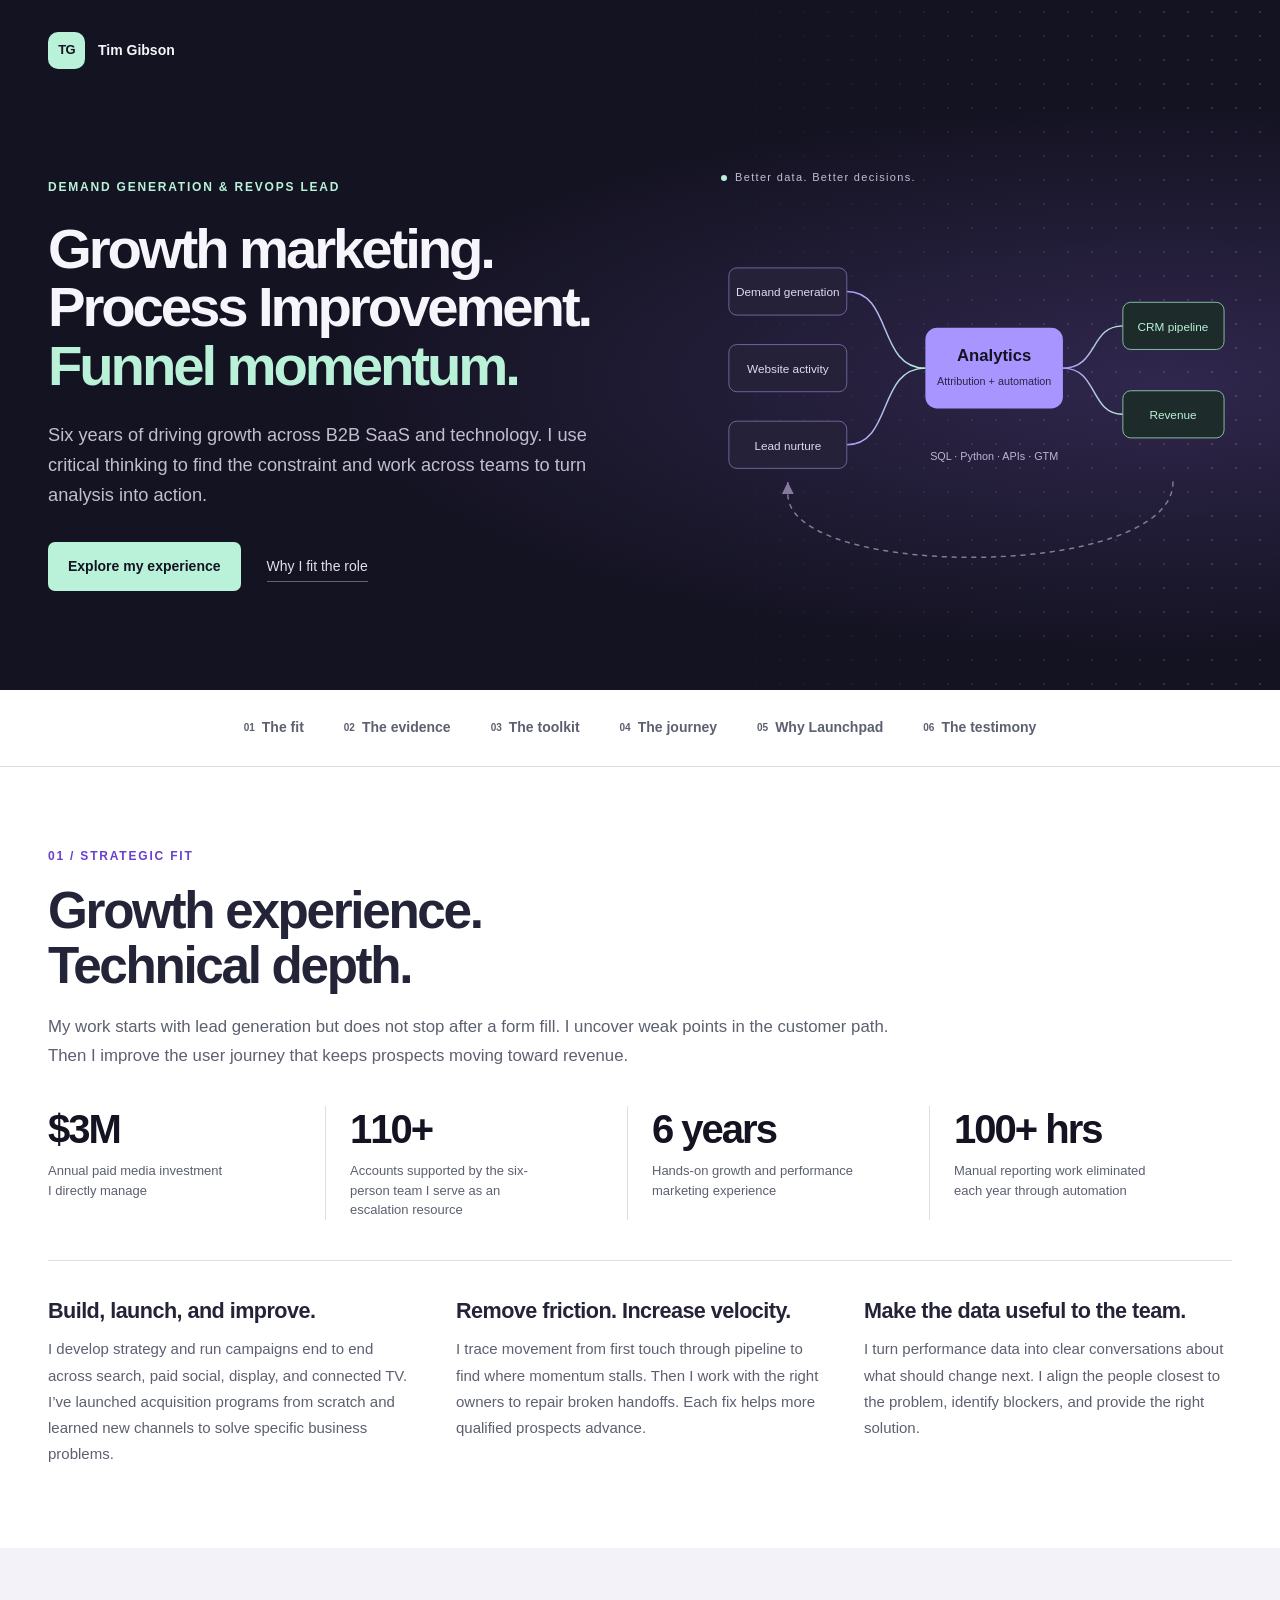
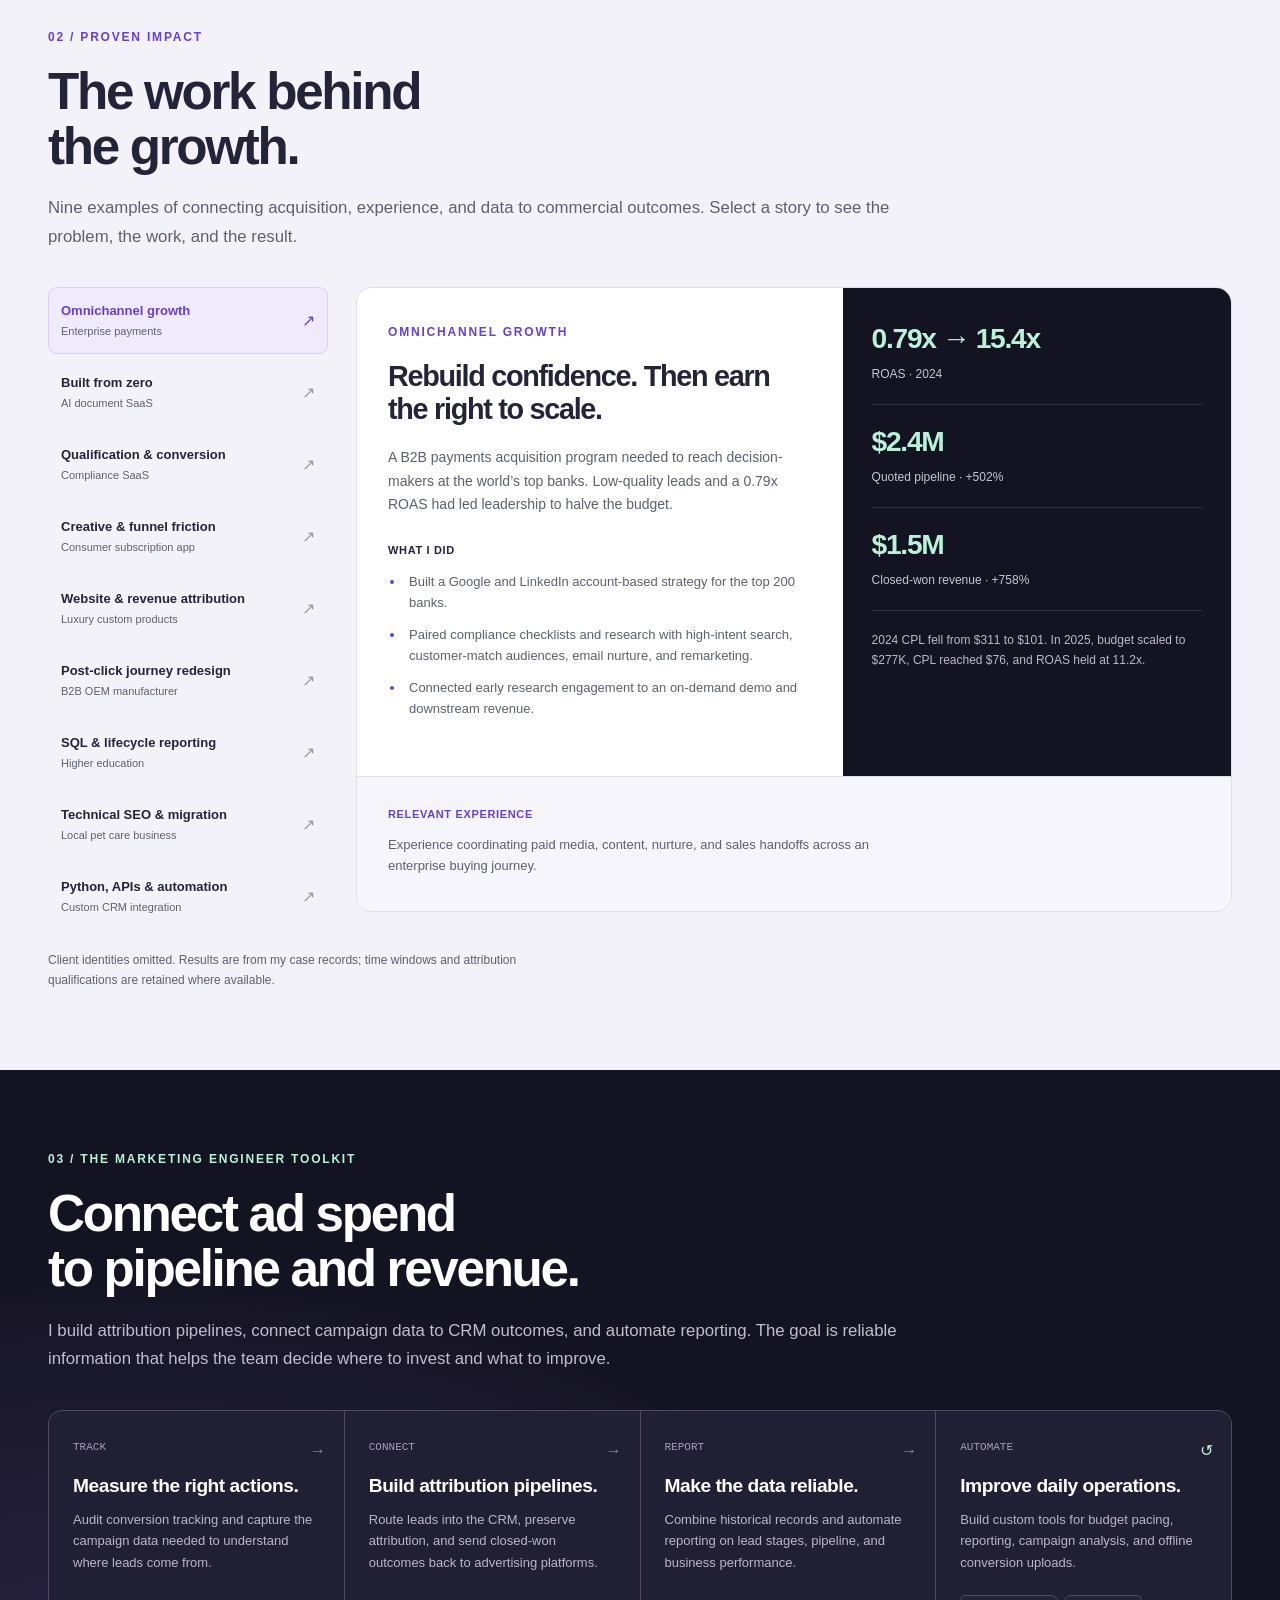
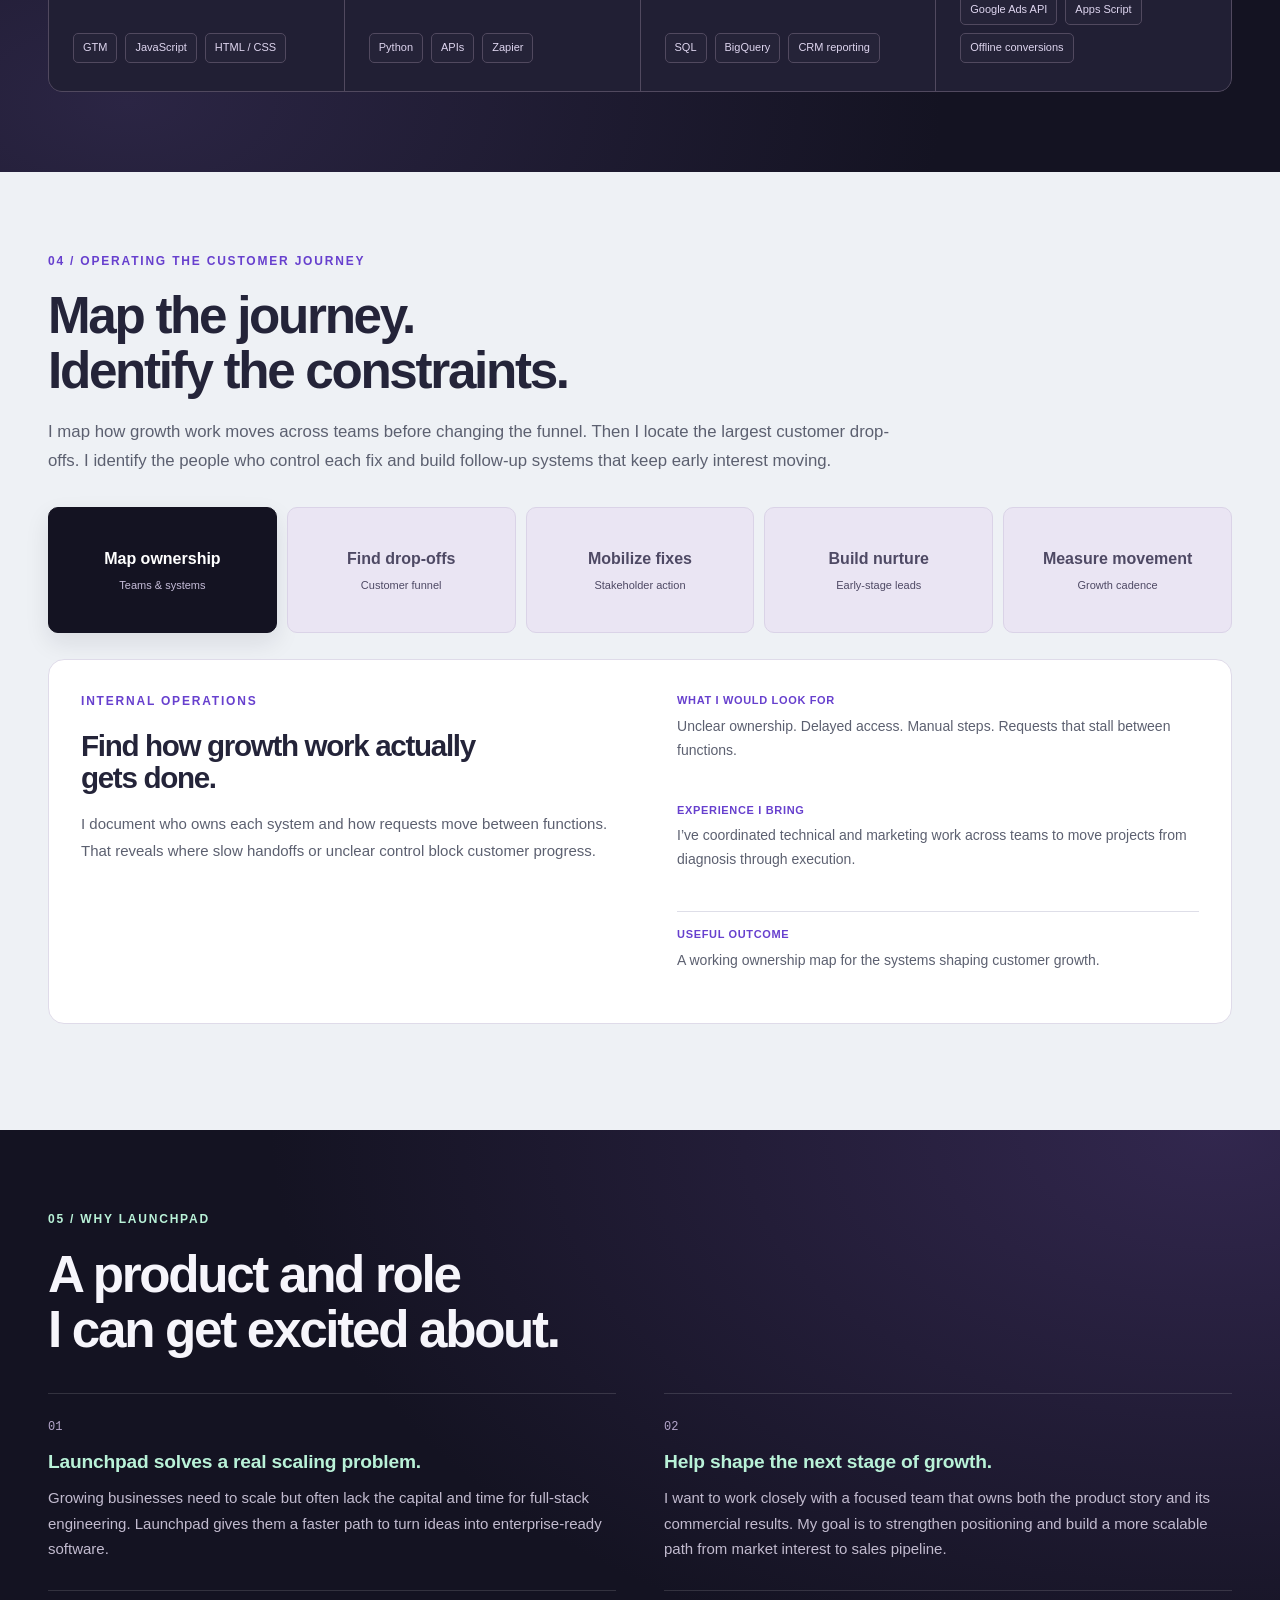
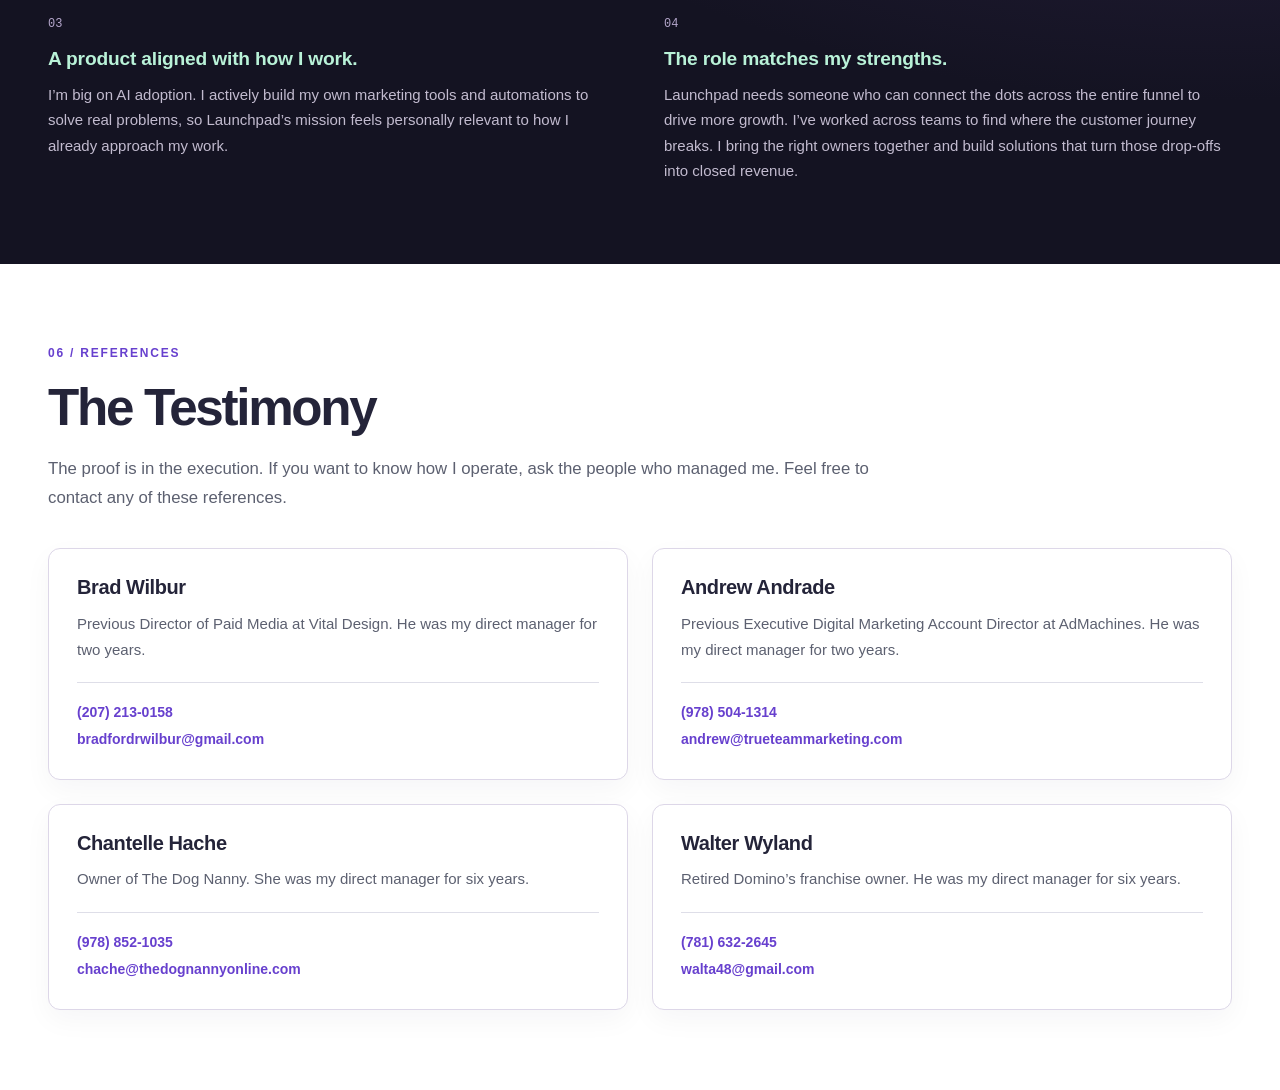
<file: production/launchpad/index.html>
<!doctype html>
<html lang="en">
<head>
<meta charset="utf-8">
<meta name="viewport" content="width=device-width, initial-scale=1">
<meta name="robots" content="noindex, nofollow, noarchive">
<meta name="referrer" content="no-referrer">
<meta name="description" content="Tim Gibson’s experience in paid media, analytics, and marketing engineering for the Senior Manager of Digital Growth and Customer Journeys role.">
<meta name="theme-color" content="#141322">
<title>Tim Gibson x Launchpad</title>
<link rel="icon" href="data:image/svg+xml,%3Csvg xmlns='http://www.w3.org/2000/svg' viewBox='0 0 64 64'%3E%3Crect width='64' height='64' rx='16' fill='%23141322'/%3E%3Cpath d='M14 18h36v8H36v24h-8V26H14z' fill='%23b9f2d8'/%3E%3C/svg%3E">
<style>
:root{--ink:#141322;--ink-soft:#211f34;--paper:#f7f8fa;--white:#fff;--text:#242439;--muted:#5c6070;--line:#dedee8;--purple:#6740ce;--purple-light:#a995ff;--mint:#b9f2d8;--nav-h:77px;--section-pad:80px;--max:1240px;--radius:16px}
*{box-sizing:border-box}html{scroll-behavior:smooth;scroll-padding-top:calc(var(--nav-h) + 24px)}body{margin:0;background:var(--paper);color:var(--text);font-family:Inter,-apple-system,BlinkMacSystemFont,"Segoe UI",sans-serif;font-size:16px;line-height:1.6;-webkit-font-smoothing:antialiased}button,a{-webkit-tap-highlight-color:transparent}button{font:inherit}button,a{touch-action:manipulation}a{color:inherit}button{cursor:pointer}button:focus-visible,a:focus-visible{outline:3px solid var(--purple);outline-offset:5px}button:focus-visible{position:relative;z-index:2}.dark a:focus-visible{outline-color:var(--mint)}h1,h2,h3,h4,p{margin:0}h1,h2,h3{font-weight:650;line-height:1.08;letter-spacing:-.045em}h2{font-size:clamp(2.15rem,4vw,3.4rem)}h3{font-size:1.8rem}h4{font-size:.83rem;letter-spacing:.06em;text-transform:uppercase;font-weight:700}p{max-width:72ch}svg{display:block;max-width:100%}strong{font-weight:650}::selection{background:#cfc2ff;color:var(--ink)}[hidden]{display:none!important}.wrap{width:min(var(--max),calc(100% - 96px));margin-inline:auto}.dark{background:var(--ink);color:#f6f5fb}.eyebrow{font-size:.75rem;font-weight:650;letter-spacing:.15em;text-transform:uppercase}.violet{color:var(--purple)}.mint{color:var(--mint)}.thin{font-weight:400;opacity:.6;margin-inline:8px}.skip-link{position:fixed;z-index:100;left:16px;top:-100px;padding:12px 20px;background:white;color:var(--ink);border-radius:8px}.skip-link:focus{top:16px}.sr-only{position:absolute;width:1px;height:1px;padding:0;margin:-1px;overflow:hidden;clip:rect(0,0,0,0);white-space:nowrap;border:0}
.hero{position:relative;overflow:hidden;background:radial-gradient(ellipse at 91% 55%,#30274d 0,transparent 51%),var(--ink)}.hero:after{content:"";position:absolute;inset:0;pointer-events:none;background-image:radial-gradient(#ffffff25 .8px,transparent .8px);background-size:24px 24px;mask-image:linear-gradient(90deg,transparent 52%,black)}.hero .wrap{position:relative;z-index:1}.identity{display:flex;align-items:center;justify-content:space-between;padding-top:32px;gap:20px}.signature{display:flex;align-items:center;gap:13px;font-size:14px;font-weight:600}.monogram{width:37px;height:37px;display:grid;place-items:center;background:var(--mint);color:var(--ink);border-radius:10px;font-size:13px;letter-spacing:-.06em}.hero-grid{display:grid;grid-template-columns:1.2fr 1fr;align-items:center;gap:60px;padding:82px 0 72px}.hero h1{font-size:clamp(2.8rem,4.4vw,4.1rem);letter-spacing:-.055em;max-width:700px;line-height:1.035;margin:23px 0 25px}.hero h1 em{font-style:normal;color:var(--mint)}.hero-summary{font-size:1.14rem;color:#c2bed0;line-height:1.65;max-width:560px}.hero-actions{display:flex;align-items:center;gap:26px;flex-wrap:wrap;margin-top:32px}.button-link{display:inline-flex;align-items:center;justify-content:center;gap:24px;padding:13px 20px;border-radius:7px;background:var(--mint);color:var(--ink);font-weight:650;font-size:14px;text-decoration:none;transition:background .2s,transform .2s}.button-link:hover{background:#dcffef;transform:translateY(-2px)}.text-link{font-size:14px;text-decoration:none;border-bottom:1px solid #655f78;padding-block:4px;color:#e4dfed}.text-link:hover{color:var(--mint);border-color:var(--mint)}.hero-visual{position:relative;padding:18px 0}.visual-topline{display:flex;align-items:center;justify-content:space-between;font-size:11px;color:#c3bbd7;letter-spacing:.12em;margin-bottom:20px}.live-dot{display:inline-block;width:6px;height:6px;border-radius:50%;background:var(--mint);margin-right:8px}.visual-footer{display:flex;justify-content:space-between;gap:16px;font-size:12px;color:#b2acc4;margin-top:15px;border-top:1px solid #ffffff20;padding-top:17px}.visual-footer strong{font-weight:500;color:var(--mint)}.hero-note{border-top:1px solid #ffffff1f;display:flex;justify-content:space-between;gap:28px;padding:21px 0 24px;font-size:13px;color:#bdb8cd}.hero-note strong{color:#f4f0fc;font-weight:500}
.section-nav{position:sticky;top:0;z-index:20;background:rgba(255,255,255,.96);backdrop-filter:blur(18px);border-bottom:1px solid var(--line)}.nav-inner{display:flex;align-items:stretch;justify-content:center;min-height:76px;gap:20px}.nav-links{display:flex;gap:40px;align-items:stretch}.nav-links a{position:relative;display:flex;align-items:center;text-decoration:none;font-size:14px;font-weight:550;white-space:nowrap;color:var(--muted);padding:23px 0}.nav-links a:after{position:absolute;content:"";bottom:0;left:0;right:0;height:3px;background:var(--purple);transform:scaleX(0);transition:transform .2s}.nav-links a[aria-current="location"]{color:var(--purple)}.nav-links a[aria-current="location"]:after{transform:scaleX(1)}.nav-links a:hover{color:var(--purple)}.nav-links a span{font-size:10px;color:var(--muted);margin-right:7px}
.section{padding:var(--section-pad) 0;scroll-margin-top:calc(-1 * var(--section-pad))}.section-head{display:block;max-width:940px;margin-bottom:36px}.section-head .eyebrow{margin-bottom:17px}.section-head>p{color:var(--muted);font-size:1.05rem;max-width:850px;margin-top:20px;line-height:1.7}.fit{background:white}.proof-strip{display:grid;grid-template-columns:repeat(4,1fr);padding:0 0 40px;border-bottom:1px solid var(--line);margin-bottom:38px;gap:24px}.proof-stat{padding-right:24px;border-right:1px solid var(--line)}.proof-stat:last-child{border-right:0}.proof-stat strong{display:block;font-size:2.5rem;line-height:1.15;letter-spacing:-.05em;color:var(--ink);margin-bottom:9px}.proof-stat span{display:block;font-size:13px;line-height:1.5;color:var(--muted);max-width:210px}.fit-grid{display:grid;grid-template-columns:repeat(3,1fr);gap:40px}.fit-card .number{display:block;color:var(--purple);font-family:ui-monospace,SFMono-Regular,Consolas,monospace;font-size:12px;margin-bottom:15px}.fit-card h3{font-size:1.35rem;letter-spacing:-.025em;margin-bottom:14px}.fit-card p{color:var(--muted);font-size:15px;line-height:1.75}
.journey{background:#eef1f5}.journey .section-head{margin-bottom:32px}.bowtie{position:relative;margin:20px 0 26px}.stage-buttons{position:relative;display:block;padding:0}.stage-item{display:block}.stage-copy{display:flex;flex-direction:column;align-items:center}.stage-toggle{display:none}.stage-button{min-height:126px;display:flex;flex-direction:column;align-items:center;justify-content:center;padding:18px 10px;border:1px solid #dad3e7;border-radius:10px;color:#4e4964;background:#eae5f3;transition:background .2s,border-color .2s,transform .2s}.stage-button:hover{background:#ffffff88;transform:translateY(-3px)}.stage-num{font-family:ui-monospace,Consolas,monospace;font-size:11px;color:#70658d;margin-bottom:16px}.stage-button strong{font-size:16px}.stage-button small{font-size:11px;margin-top:5px;text-align:center}.stage-dot{display:none}.stage-button[aria-pressed="true"]{background:var(--ink);color:white;border-color:var(--ink);box-shadow:0 10px 25px #19142d18}.stage-button[aria-pressed="true"] .stage-num,.stage-button[aria-pressed="true"] small{color:#c6bdd9}.stage-button[aria-pressed="true"] .stage-dot{background:var(--mint)}.stage-panel{padding:32px;border:1px solid #dfdbe9;border-radius:var(--radius);background:white;display:grid;grid-template-columns:1.05fr 1fr;gap:48px;margin-top:16px}.stage-thesis h3{font-size:1.85rem;max-width:410px;margin:18px 0}.stage-thesis>p:last-child{color:var(--muted);font-size:15px}.stage-detail{display:grid;gap:20px}.stage-detail h4{font-size:11px;color:var(--purple);margin-bottom:5px}.stage-detail p{font-size:14px;color:var(--muted)}.owner{border-top:1px solid var(--line);padding-top:14px}.case-controls,.plan-controls,.case-select-wrap{display:none}.stage-controls{display:block}.stage-buttons .stage-button{display:none}.enhanced .stage-controls{display:block}.enhanced .stage-buttons{display:grid;grid-template-columns:repeat(5,minmax(0,1fr));gap:10px}.enhanced .stage-item{display:contents}.enhanced .stage-button{display:flex}.enhanced .stage-panel{grid-column:1/-1;grid-row:2}.enhanced .case-controls{display:flex}.enhanced .plan-controls{display:flex}
.evidence{background:#f3f2f8}.case-layout{display:block}.enhanced .case-layout{display:grid;grid-template-columns:280px minmax(0,1fr);gap:28px;align-items:start}.case-controls{flex-direction:column;gap:5px}.case-button{display:flex;align-items:center;text-align:left;gap:12px;border:1px solid transparent;border-radius:9px;background:transparent;padding:13px 12px;color:var(--text);min-height:67px;width:100%}.case-button:hover{background:#f3f1f8}.case-button strong{font-size:13px;font-weight:600;display:block;line-height:1.4}.case-button small{font-size:11px;color:var(--muted);display:block;margin-top:3px}.case-number{font-family:ui-monospace,Consolas,monospace;font-size:11px;color:var(--muted)}.case-arrow{margin-left:auto;color:#9c97aa}.case-button[aria-pressed="true"]{background:#f0ebfc;border-color:#dbcef9}.case-button[aria-pressed="true"] strong,.case-button[aria-pressed="true"] .case-arrow,.case-button[aria-pressed="true"] .case-number{color:var(--purple)}.case-panel{display:grid;grid-template-columns:minmax(0,1.25fr) minmax(0,1fr);border:1px solid var(--line);border-radius:var(--radius);overflow:hidden;margin-bottom:24px}.case-story{background:white;padding:35px 31px}.case-story h3{font-size:1.8rem;margin:17px 0 20px;line-height:1.15}.case-story>p:not(.eyebrow){font-size:14px;color:var(--muted);line-height:1.7}.case-story h4{font-size:11px;margin-top:25px}.action-list{padding-left:17px;margin:11px 0 0}.action-list li{padding-left:4px;margin-bottom:10px;font-size:13px;color:var(--muted);line-height:1.65}.action-list li::marker{color:var(--purple)}.case-results{background:var(--ink);color:white;padding:34px 29px}.case-metric{border-bottom:1px solid #ffffff21;padding:0 0 20px;margin-bottom:20px}.case-metric strong{font-size:clamp(1.35rem,2.2vw,2.1rem);line-height:1.2;letter-spacing:-.045em;display:block;color:var(--mint);overflow-wrap:anywhere}.case-metric span{font-size:12px;color:#c9c3d8;display:block;margin-top:9px}.metric-context{font-size:12px;line-height:1.65;color:#beb7cf}.case-takeaway{grid-column:1/-1;display:block;padding:23px 31px;background:#f7f5fc;border-top:1px solid var(--line);align-items:baseline}.case-takeaway>span{font-size:11px;font-weight:650;color:var(--purple);text-transform:uppercase;letter-spacing:.06em;white-space:nowrap}.case-takeaway p{margin-top:8px;font-size:13px;line-height:1.65;color:var(--muted)}.evidence-note{font-size:12px;color:var(--muted);margin-top:21px}.case-panels{min-width:0}.case-select-wrap{position:relative}.case-select-label{display:block;font-family:ui-monospace,SFMono-Regular,Consolas,monospace;font-size:10px;font-weight:650;letter-spacing:.09em;text-transform:uppercase;color:var(--purple);margin-bottom:8px}.case-select-wrap select{width:100%;min-height:52px;appearance:none;border:1px solid #d8d0e7;border-radius:10px;background:white;color:var(--text);padding:13px 44px 13px 15px;font:inherit;font-size:16px;line-height:1.35;box-shadow:0 6px 18px #17122908}.case-select-wrap:after{content:"";position:absolute;right:18px;bottom:22px;width:8px;height:8px;border-right:1.5px solid var(--purple);border-bottom:1.5px solid var(--purple);transform:rotate(45deg);pointer-events:none}.case-select-wrap select:focus-visible{outline:3px solid #8f63e633;outline-offset:2px;border-color:var(--purple)}
.toolkit{background:radial-gradient(ellipse at 10% 90%,#2b2544 0,transparent 50%),var(--ink)}.toolkit .section-head>p{color:#c2bccf}.toolkit h2{color:white}.toolkit .eyebrow{color:var(--mint)}.pipeline{display:grid;grid-template-columns:repeat(4,1fr);gap:1px;background:#51495f;border:1px solid #51495f;border-radius:14px;overflow:hidden;margin-bottom:0}.pipeline-step{position:relative;display:flex;flex-direction:column;padding:28px 24px;background:var(--ink-soft)}.pipeline-step:after{content:"→";position:absolute;right:18px;top:27px;color:#9289a9}.pipeline-step:last-child:after{content:"↺";color:var(--mint)}.pipeline-step small{display:block;font-family:ui-monospace,Consolas,monospace;font-size:11px;color:#a99dbd;margin-bottom:20px}.pipeline-step h3{font-size:1.2rem;color:white;margin-bottom:12px;letter-spacing:-.025em}.pipeline-step p{font-size:13px;color:#bcb4cb;line-height:1.65}.tool-badges{display:flex;flex-wrap:wrap;gap:8px;margin-top:auto;padding-top:22px}.tool-badges span{font-size:11px;color:#ded5ef;border:1px solid #51495f;border-radius:5px;padding:5px 9px;background:#ffffff05}
.growth{background:var(--paper)}.plan-controls{gap:8px;margin-bottom:24px}.plan-button{flex:1;min-width:0;display:flex;align-items:center;gap:17px;border:1px solid var(--line);background:white;border-radius:9px;padding:19px 24px;text-align:left;color:var(--text)}.plan-button:hover{border-color:#9c86d0}.plan-button strong{font-size:1.6rem;font-weight:500;letter-spacing:-.04em;line-height:1.2}.plan-button span{font-size:13px;font-weight:600;line-height:1.5}.plan-button small{display:block;font-size:10px;text-transform:uppercase;letter-spacing:.1em;color:var(--muted);font-weight:450}.plan-button[aria-pressed="true"]{background:var(--ink);border-color:var(--ink);color:white}.plan-button[aria-pressed="true"] strong{color:var(--mint)}.plan-button[aria-pressed="true"] small{color:#b7afca}.plan-panel{display:grid;grid-template-columns:1fr 1.25fr;align-content:start;background:white;border:1px solid var(--line);border-radius:var(--radius);margin-bottom:20px;padding:32px;gap:32px 48px}.plan-panel h3{font-size:1.9rem;margin:15px 0 18px}.plan-panel .plan-lead{font-size:15px;color:var(--muted)}.plan-tasks{margin:0;padding:0;list-style:none;display:grid;gap:17px;counter-reset:task}.plan-tasks li{position:relative;padding-left:35px;font-size:14px;color:var(--muted);counter-increment:task;line-height:1.6}.plan-tasks li:before{content:"0" counter(task);position:absolute;top:2px;left:0;font-size:11px;color:var(--purple);font-family:ui-monospace,Consolas,monospace}.plan-tasks strong{display:block;color:var(--text);margin-bottom:2px}.plan-output{grid-column:1/-1;display:flex;align-items:baseline;gap:25px;border-top:1px solid var(--line);padding-top:24px;font-size:13px;color:var(--muted)}.plan-output strong{white-space:nowrap;color:var(--purple);font-size:11px;text-transform:uppercase;letter-spacing:.06em}
.why{background:radial-gradient(ellipse at 95% 0,#32274e,transparent 55%),var(--ink)}.why h2{margin:0;max-width:850px}.why-reasons{display:grid;grid-template-columns:repeat(2,minmax(0,1fr));gap:28px 48px;padding-top:0}.why-reason{border-top:1px solid #ffffff22;padding-top:24px}.why-reason:last-child{border-bottom:0}.why-reason .number{display:block;color:#b5a7cc;font-size:12px;margin-bottom:12px;font-family:ui-monospace,Consolas,monospace}.why-reason h3{font-size:1.2rem;line-height:1.35;color:var(--mint);letter-spacing:-.01em;margin-bottom:10px}.why-reason p{font-size:15px;color:#c2bbcf;line-height:1.7}.reference-grid{display:grid;grid-template-columns:repeat(2,minmax(0,1fr));gap:24px}.reference-card{display:flex;flex-direction:column;min-height:100%;padding:28px;background:white;border:1px solid #ddd7e8;border-radius:12px;box-shadow:0 10px 28px #1712290a}.reference-card h3{font-size:1.25rem;letter-spacing:-.02em;margin-bottom:12px}.reference-card>p{color:var(--muted);font-size:15px;line-height:1.7;margin-bottom:20px}.reference-contact{margin-top:auto;padding-top:18px;border-top:1px solid var(--line);display:grid;gap:5px}.reference-contact a{width:max-content;max-width:100%;color:var(--purple);font-size:14px;font-weight:550;text-decoration:none;overflow-wrap:anywhere}.reference-contact a:hover{text-decoration:underline;text-underline-offset:3px}.no-js-note{padding:16px;border:1px solid var(--line);border-radius:8px;font-size:14px;margin-bottom:20px}
@media(min-width:1000px){.enhanced .stage-panel{min-height:365px}.enhanced .case-panel{min-height:625px}.enhanced .plan-panel{min-height:360px}}
@media(max-width:1100px){.wrap{width:calc(100% - 64px)}.hero-grid{gap:32px}.hero h1{font-size:3.6rem}.nav-links{gap:22px}.nav-inner{justify-content:center}.section-head{gap:35px}.enhanced .case-layout{grid-template-columns:245px minmax(0,1fr);gap:18px}.case-panel{grid-template-columns:1fr}.case-results{display:grid;grid-template-columns:repeat(3,minmax(0,1fr));gap:15px;padding:25px}.case-metric{margin:0;padding-bottom:15px}.case-metric strong{font-size:1.45rem}.metric-context{grid-column:1/-1}.case-story{padding:28px}.case-takeaway{padding:22px 27px}.stage-panel{gap:35px;padding:30px}.pipeline-step{padding:25px 20px}}
@media(max-width:800px){.wrap{width:calc(100% - 40px)}.hero-grid{grid-template-columns:1fr;padding:62px 0 42px;gap:40px}.hero h1{font-size:clamp(3rem,7.8vw,4.5rem);max-width:650px}.hero-summary{max-width:580px}.hero-visual{max-width:580px;width:100%;margin-inline:auto;padding:0}.hero-visual svg{max-height:310px;width:100%}.identity{padding-top:24px}.hero-note{font-size:12px}.nav-links{gap:24px;min-width:max-content}.nav-inner{min-height:65px;overflow-x:auto;overflow-y:hidden;justify-content:flex-start;scrollbar-width:none;-ms-overflow-style:none;overscroll-behavior-inline:contain}.nav-inner::-webkit-scrollbar{display:none}.nav-links a{padding:20px 0;font-size:13px}.nav-links a span{display:none}:root{--section-pad:64px}.section-head{grid-template-columns:1fr;gap:21px;margin-bottom:34px}.section-head>p{max-width:850px;font-size:1rem}.proof-strip{grid-template-columns:repeat(2,1fr);gap:26px 35px}.proof-stat:nth-child(2){border-right:0}.proof-stat strong{font-size:2.25rem}.fit-grid{gap:24px}.fit-card p{font-size:14px}.fit-card h3{font-size:1.22rem}.stage-button{padding-inline:5px;min-height:150px}.stage-button strong{font-size:13px}.stage-button small{font-size:10px}.stage-panel{grid-template-columns:1fr;gap:28px;padding:30px}.stage-thesis h3{max-width:550px}.stage-detail{grid-template-columns:1fr 1fr;gap:20px}.stage-detail .owner{grid-column:1/-1}.enhanced .case-layout{grid-template-columns:1fr}.case-controls{display:none;flex-direction:row;flex-wrap:wrap;gap:6px;margin-bottom:12px}.case-button{width:calc((100% - 12px)/3);min-height:72px;align-items:start;padding:10px}.case-number,.case-arrow{display:none}.case-button strong{font-size:12px}.case-button small{font-size:10px}.case-panel{grid-template-columns:1.25fr 1fr}.case-results{display:block;padding:30px 24px}.case-metric{margin-bottom:20px}.case-metric strong{font-size:1.7rem}.case-takeaway{display:block}.case-takeaway p{margin-top:8px}.pipeline{grid-template-columns:repeat(2,1fr)}.pipeline-step{padding:27px}.plan-button{padding:16px;gap:12px}.plan-button span{font-size:12px}.plan-panel{grid-template-columns:1fr;gap:26px;padding:30px}.plan-output{gap:15px}.why{padding-top:var(--section-pad)}.why-reasons{grid-template-columns:repeat(2,minmax(0,1fr));gap:28px}.why-reason{padding-top:24px}.why-reason p{font-size:14px}}
@media(max-width:640px){.stage-buttons{grid-template-columns:repeat(3,minmax(0,1fr));gap:7px;padding:0}.stage-button{padding:14px 5px;min-height:106px;background:#e7e0f4;border-color:#dfd6ee;border-radius:9px}.stage-button strong{font-size:12px}.stage-num{margin-bottom:7px;font-size:10px}.stage-button small{font-size:10px;line-height:1.4;min-height:25px}.stage-dot{display:none}.bowtie{margin:20px 0}}
@media(max-width:520px){.wrap{width:calc(100% - 36px)}.identity{gap:10px}.signature{gap:10px;font-size:12px}.monogram{width:31px;height:31px;font-size:11px;border-radius:8px}.hero-grid{padding-top:47px;gap:35px}.hero h1{font-size:2.8rem;margin-top:20px}.hero-summary{font-size:1rem}.hero .eyebrow{font-size:10px}.hero-actions{gap:22px}.hero-visual svg{height:auto;max-height:none}.visual-topline{font-size:9px}.visual-footer{font-size:10px}.hero-note{display:block;padding:19px 0}.nav-links{gap:25px}:root{--section-pad:52px}.section-head .eyebrow{font-size:10px}.section-head{margin-bottom:30px}.proof-strip{gap:25px 20px;padding-bottom:30px;margin-bottom:30px}.proof-stat{padding-right:10px}.proof-stat strong{font-size:2rem}.proof-stat span{font-size:12px}.fit-grid{grid-template-columns:1fr;gap:25px}.fit-card .number{margin-bottom:9px}.fit-card h3{font-size:1.25rem;margin-bottom:9px}.fit-card p{font-size:15px}.stage-buttons{grid-template-columns:repeat(3,minmax(0,1fr));gap:7px;padding:0}.stage-button{padding:14px 5px;min-height:106px;background:#e7e0f4;border-color:#dfd6ee;border-radius:9px}.stage-button strong{font-size:12px}.stage-num{margin-bottom:7px;font-size:10px}.stage-button small{font-size:10px;line-height:1.4;min-height:25px}.stage-dot{display:none}.bowtie{margin:20px 0}.stage-panel{padding:24px;gap:23px}.stage-thesis h3{font-size:1.6rem}.stage-thesis>p:last-child{font-size:14px}.stage-detail{grid-template-columns:1fr}.stage-detail p{font-size:13px}.case-button{width:calc((100% - 6px)/2);min-height:68px;padding:11px}.case-button:last-child{width:100%;min-height:53px}.case-panel{grid-template-columns:1fr}.case-story{padding:25px}.case-story h3{font-size:1.65rem}.case-results{display:grid;grid-template-columns:1fr;padding:25px;gap:0}.case-metric{display:flex;align-items:baseline;justify-content:space-between;gap:18px;margin-bottom:15px;padding-bottom:15px}.case-metric strong{font-size:1.65rem;max-width:58%}.case-metric span{max-width:43%;font-size:11px;text-align:right;margin-top:0}.case-takeaway{padding:23px 25px}.pipeline{grid-template-columns:1fr}.pipeline-step{padding:24px}.pipeline-step small{margin-bottom:10px}.tool-badges{margin-top:15px}.plan-controls{gap:6px}.plan-button{padding:14px 9px;gap:8px;flex-direction:column;align-items:start}.plan-button strong{font-size:1.4rem}.plan-button span{font-size:11px}.plan-button small{font-size:9px}.plan-panel{padding:25px;gap:22px}.plan-panel h3{font-size:1.6rem}.plan-output{display:block}.plan-output p{margin-top:8px}.why-reasons{grid-template-columns:1fr;gap:24px}.why-reason{padding-top:24px}.why-reason p{font-size:14px}.why h2{font-size:2.2rem}}
.proof-cta{display:flex;align-items:center;justify-content:space-between;gap:36px;padding:28px 32px;border:1px solid #655777;background:#2b2540;border-radius:12px;margin-top:30px}.proof-cta .eyebrow{font-size:10px;margin-bottom:10px}.proof-cta h3{font-size:1.5rem;letter-spacing:-.025em;margin-bottom:10px;color:#f6f5fb}.proof-cta p:not(.eyebrow){font-size:14px;line-height:1.6;color:#c5bdd4;max-width:650px}.proof-cta .button-link{flex-shrink:0;white-space:nowrap}.case-panel{margin-bottom:0}.stage-thesis>p:last-child{line-height:1.75}.stage-detail p{line-height:1.7}.plan-panels .plan-panel{margin-bottom:0}
@media(max-width:1100px){.proof-cta{gap:25px;padding:28px}.proof-cta .button-link{white-space:normal;max-width:250px;text-align:center}}
@media(max-width:800px){.proof-cta{flex-direction:column;align-items:flex-start;gap:24px}.proof-cta .button-link{max-width:none}.nav-links{gap:26px}.nav-inner{justify-content:flex-start}.hero h1{font-size:clamp(2.6rem,6.3vw,3.7rem)}}
@media(max-width:520px){.hero h1{font-size:clamp(2.05rem,7.55vw,2.8rem)}.hero .eyebrow{font-size:9px;letter-spacing:.11em}.hero-grid{padding-top:40px}.stage-buttons{grid-template-columns:repeat(2,minmax(0,1fr))}.stage-button:last-child{grid-column:1/-1;min-height:90px}.stage-button{min-height:104px}.stage-button strong{font-size:13px}.stage-button small{font-size:11px;min-height:0}.proof-cta{padding:24px}.proof-cta h3{font-size:1.4rem}.plan-button{gap:10px}.plan-panel{padding:25px}.why-reasons{grid-template-columns:1fr}.why h2{font-size:2.2rem}}
@media(max-width:520px){.reference-grid{grid-template-columns:1fr;gap:16px}.reference-card{padding:24px}}
@media(max-width:640px){.enhanced .case-controls{display:none}.enhanced .case-select-wrap{display:block;margin-bottom:18px}.enhanced .stage-buttons{display:block}.enhanced .stage-item{display:block}.enhanced .stage-button{display:flex;width:100%;min-height:68px;margin:0 0 8px;padding:13px 16px;flex-direction:row;align-items:center;justify-content:space-between;text-align:left;border-radius:10px}.stage-copy{display:flex;flex-direction:column;align-items:flex-start;gap:3px}.enhanced .stage-button strong{font-size:14px}.enhanced .stage-button small{min-height:0;margin:0;font-size:11px;text-align:left}.stage-toggle{display:grid;place-items:center;flex:0 0 28px;width:28px;height:28px;margin-left:14px;border:1px solid #7d7094;border-radius:50%;font-size:0}.stage-toggle:before{content:"+";font-size:18px;line-height:1}.stage-button[aria-expanded="true"]{margin-bottom:0;border-radius:10px 10px 0 0}.stage-button[aria-expanded="true"] .stage-toggle{border-color:#ffffff55}.stage-button[aria-expanded="true"] .stage-toggle:before{content:"−"}.enhanced .stage-panel{display:grid;grid-column:auto;grid-row:auto;margin:0 0 8px;padding:24px;border-top:0;border-radius:0 0 12px 12px;gap:23px}.enhanced .stage-panel[hidden]{display:none}.bowtie{margin:20px 0}}
html.enhanced{scroll-behavior:auto}.case-select-wrap:after{content:none}.case-select-control{position:relative;display:block;width:100%;min-height:72px}.case-select-display{display:flex;flex-direction:column;justify-content:center;width:100%;min-height:72px;padding:14px 54px 14px 15px;border:1px solid #dbcef9;border-radius:10px;background:#f0ebfc;color:var(--text);box-shadow:0 6px 18px #17122908}.case-select-display strong{display:block;color:var(--purple);font-size:13px;font-weight:600;line-height:1.4}.case-select-display small{display:block;margin-top:3px;color:var(--muted);font-size:11px;line-height:1.4}.case-select-control select{position:absolute;inset:0;z-index:2;width:100%;height:100%;min-height:72px;opacity:0;cursor:pointer}.case-select-control:after{content:"";position:absolute;right:20px;top:50%;width:8px;height:8px;border-right:1.5px solid var(--purple);border-bottom:1.5px solid var(--purple);transform:translateY(-65%) rotate(45deg);pointer-events:none}.case-select-control:focus-within .case-select-display{outline:3px solid #8f63e633;outline-offset:2px;border-color:var(--purple)}
@media(prefers-reduced-motion:reduce){html{scroll-behavior:auto}*,*:before,*:after{transition:none!important;animation:none!important}}
@media print{html{scroll-behavior:auto;scroll-padding-top:0}body{background:white;color:#111;font-size:11pt}.wrap{width:100%}.hero,.dark,.toolkit,.why{background:white!important;color:#111!important}.hero:after,.hero-visual,.hero-actions,.hero-note,.section-nav,.stage-button,.case-controls,.case-select-wrap,.plan-controls,.skip-link,.proof-cta .button-link{display:none!important}.hero-grid{display:block;padding:30px 0}.identity{padding-top:0}.hero h1{font-size:34pt}.hero h1 em,.hero-summary,.dark p,.dark h2,.dark h3,.mint{color:#111!important}.section{padding:30px 0;scroll-margin-top:0}.section-head{display:block;margin-bottom:20px}.section-head>p{margin-top:14px}.section-head h2,.why h2{font-size:25pt}.case-layout,.enhanced .case-layout{display:block}.enhanced .stage-buttons{display:block}.enhanced .stage-item{display:block}.enhanced .stage-panel{grid-column:auto;grid-row:auto}.stage-panel[hidden],.case-panel[hidden],.plan-panel[hidden]{display:grid!important}.stage-panel,.case-panel,.plan-panel{break-inside:avoid;page-break-inside:avoid;margin-bottom:25px!important;min-height:0!important}.case-panel{grid-template-columns:1.2fr 1fr}.case-story h3{font-size:20pt}.case-results,.pipeline-step,.proof-cta{background:#f0f0f0;color:#111}.case-metric strong,.case-metric span,.metric-context,.pipeline-step h3,.pipeline-step p,.tool-badges span,.pipeline-step small,.why-reason .number{color:#111}.case-metric{border-color:#ccc}.pipeline{grid-template-columns:repeat(2,1fr)}.tool-badges span{border-color:#bbb}.why{padding:30px 0;min-height:0}.why-reasons{grid-template-columns:repeat(2,1fr)}.why-reason{break-inside:avoid}.proof-stat strong{font-size:24pt}.case-button,.plan-button,.stage-button{display:none!important}a{text-decoration:none}.eyebrow{font-size:9pt}.proof-cta{break-inside:avoid}.proof-cta h3{color:#111}}
</style>
</head>
<body>
<a class="skip-link" href="#the-fit">Skip to the presentation</a>
<header class="hero dark"><div class="wrap">
  <div class="identity"><div class="signature"><span class="monogram" aria-hidden="true">TG</span><span>Tim Gibson</span></div></div>
  <div class="hero-grid">
    <div><p class="eyebrow mint">DEMAND GENERATION &amp; REVOPS LEAD</p><h1>Growth marketing.<br>Process Improvement.<br><em>Funnel momentum.</em></h1><p class="hero-summary">Six years of driving growth across B2B SaaS and technology. I use critical thinking to find the constraint and work across teams to turn analysis into action.</p><div class="hero-actions"><a class="button-link" href="#case-studies">Explore my experience</a><a class="text-link" href="#the-fit">Why I fit the role</a></div></div>
    <div class="hero-visual">
      <div class="visual-topline"><span><i class="live-dot" aria-hidden="true"></i>Better data. Better decisions.</span></div>
      <svg viewBox="0 0 520 400" width="700" role="img" aria-labelledby="hero-graphic-title"><title id="hero-graphic-title">Demand generation and website activity connected through analytics to CRM pipeline and revenue</title><defs><linearGradient id="connection" x1="0" x2="1"><stop stop-color="#a995ff"></stop><stop offset="1" stop-color="#b9f2d8"></stop></linearGradient><marker id="feedback-arrow" viewBox="0 0 8 8" refX="8" refY="4" markerWidth="8" markerHeight="8" orient="auto"><path d="M0 0 L8 4 L0 8 Z" fill="#85799e" stroke="none"></path></marker></defs>
      <g fill="none" stroke="url(#connection)" stroke-width="1.5"><path d="M128 86 C175 86 159 164 208 164"></path><path d="M128 164 H208"></path><path d="M128 242 C175 242 159 164 208 164"></path><path d="M348 164 C384 164 375 121 409 121"></path><path d="M348 164 C384 164 375 211 409 211"></path></g>
      <g font-family="Inter,Segoe UI,sans-serif" font-size="12" text-anchor="middle"><g fill="#252139" stroke="#766198"><rect x="8" y="62" width="120" height="48" rx="8"></rect><rect x="8" y="140" width="120" height="48" rx="8"></rect><rect x="8" y="218" width="120" height="48" rx="8"></rect></g><g fill="#e1d8f5"><text x="68" y="91">Demand generation</text><text x="68" y="169">Website activity</text><text x="68" y="247">Lead nurture</text></g>
      <rect x="208" y="123" width="140" height="82" rx="12" fill="#a995ff"></rect><text x="278" y="157" font-size="17" font-weight="600" fill="#141322">Analytics</text><text x="278" y="181" font-size="11" fill="#2c2543">Attribution + automation</text>
      <g fill="#1d2c2a" stroke="#86bca5"><rect x="409" y="97" width="103" height="48" rx="8"></rect><rect x="409" y="187" width="103" height="48" rx="8"></rect></g><g fill="#b9f2d8"><text x="460" y="126">CRM pipeline</text><text x="460" y="216">Revenue</text></g><text x="278" y="258" fill="#bfb4d5" font-size="11">SQL · Python · APIs · GTM</text></g>
      <path data-feedback-loop="" d="M460 280 C460 380 68 380 68 292" fill="none" stroke="#85799e" stroke-width="1.5" stroke-linecap="round" stroke-dasharray="4 6"></path>
      <path d="M68 292 L68 280" fill="none" stroke="#85799e" stroke-width="1.5" stroke-linecap="butt" marker-end="url(#feedback-arrow)"></path></svg>
    </div>
  </div>
</div></header>
<nav class="section-nav" aria-label="Presentation sections"><div class="wrap nav-inner"><div class="nav-links"><a href="#the-fit"><span>01</span>The fit</a><a href="#case-studies"><span>02</span>The evidence</a><a href="#marketing-engineering"><span>03</span>The toolkit</a><a href="#bowtie-funnel"><span>04</span>The journey</a><a href="#why-launchpad"><span>05</span>Why Launchpad</a><a href="#testimony"><span>06</span>The testimony</a></div></div></nav>
<main>
<section class="section fit" id="the-fit" aria-labelledby="fit-title"><div class="wrap">
  <div class="section-head"><div><p class="eyebrow violet">01 / Strategic fit</p><h2 id="fit-title">Growth experience.<br>Technical depth.</h2></div><p>My work starts with lead generation but does not stop after a form fill. I uncover weak points in the customer path. Then I improve the user journey that keeps prospects moving toward revenue.</p></div>
  <div class="proof-strip"><div class="proof-stat"><strong>$3M</strong><span>Annual paid media investment<br>I directly manage</span></div><div class="proof-stat"><strong>110+</strong><span>Accounts supported by the six-person team I serve as an escalation resource</span></div><div class="proof-stat"><strong>6 years</strong><span>Hands-on growth and performance marketing experience</span></div><div class="proof-stat"><strong>100+ hrs</strong><span>Manual reporting work eliminated each year through automation</span></div></div>
  <div class="fit-grid"><article class="fit-card"><h3>Build, launch, and improve.</h3><p>I develop strategy and run campaigns end to end across search, paid social, display, and connected TV. I’ve launched acquisition programs from scratch and learned new channels to solve specific business problems.</p></article><article class="fit-card"><h3>Remove friction. Increase velocity.</h3><p>I trace movement from first touch through pipeline to find where momentum stalls. Then I work with the right owners to repair broken handoffs. Each fix helps more qualified prospects advance.</p></article><article class="fit-card"><h3>Make the data useful to the team.</h3><p>I turn performance data into clear conversations about what should change next. I align the people closest to the problem, identify blockers, and provide the right solution.</p></article></div>
</div></section>
<section class="section evidence" id="case-studies" aria-labelledby="evidence-title"><div class="wrap">
  <div class="section-head"><div><p class="eyebrow violet">02 / Proven impact</p><h2 id="evidence-title">The work behind<br>the growth.</h2></div><p>Nine examples of connecting acquisition, experience, and data to commercial outcomes. Select a story to see the problem, the work, and the result.</p></div>
  <label class="case-select-wrap"><span class="case-select-label">Choose a case study</span><span class="case-select-control"><span class="case-select-display" aria-hidden="true"><strong data-case-select-title>Omnichannel growth</strong><small data-case-select-descriptor>Enterprise payments</small></span><select data-case-select aria-label="Choose a case study"><option value="payments" data-title="Omnichannel growth" data-descriptor="Enterprise payments">Omnichannel growth — Enterprise payments</option><option value="ai-saas" data-title="Built from zero" data-descriptor="AI document SaaS">Built from zero — AI document SaaS</option><option value="archiving" data-title="Qualification &amp; conversion" data-descriptor="Compliance SaaS">Qualification &amp; conversion — Compliance SaaS</option><option value="mobile" data-title="Creative &amp; funnel friction" data-descriptor="Consumer subscription app">Creative &amp; funnel friction — Consumer subscription app</option><option value="commerce" data-title="Website &amp; revenue attribution" data-descriptor="Luxury custom products">Website &amp; revenue attribution — Luxury custom products</option><option value="manufacturing" data-title="Post-click journey redesign" data-descriptor="B2B OEM manufacturer">Post-click journey redesign — B2B OEM manufacturer</option><option value="data" data-title="SQL &amp; lifecycle reporting" data-descriptor="Higher education">SQL &amp; lifecycle reporting — Higher education</option><option value="organic" data-title="Technical SEO &amp; migration" data-descriptor="Local pet care business">Technical SEO &amp; migration — Local pet care business</option><option value="integration" data-title="Python, APIs &amp; automation" data-descriptor="Custom CRM integration">Python, APIs &amp; automation — Custom CRM integration</option></select></span></label>
  <div class="case-layout"><div class="case-controls" role="group" aria-label="Choose a case study"><button type="button" class="case-button" data-case="payments" aria-pressed="false" aria-controls="case-payments"><span><strong>Omnichannel growth</strong><small>Enterprise payments</small></span><span class="case-arrow" aria-hidden="true">↗</span></button><button type="button" class="case-button" data-case="ai-saas" aria-pressed="false" aria-controls="case-ai-saas"><span><strong>Built from zero</strong><small>AI document SaaS</small></span><span class="case-arrow" aria-hidden="true">↗</span></button><button type="button" class="case-button" data-case="archiving" aria-pressed="false" aria-controls="case-archiving"><span><strong>Qualification & conversion</strong><small>Compliance SaaS</small></span><span class="case-arrow" aria-hidden="true">↗</span></button><button type="button" class="case-button" data-case="mobile" aria-pressed="false" aria-controls="case-mobile"><span><strong>Creative & funnel friction</strong><small>Consumer subscription app</small></span><span class="case-arrow" aria-hidden="true">↗</span></button><button type="button" class="case-button" data-case="commerce" aria-pressed="false" aria-controls="case-commerce"><span><strong>Website & revenue attribution</strong><small>Luxury custom products</small></span><span class="case-arrow" aria-hidden="true">↗</span></button><button type="button" class="case-button" data-case="manufacturing" aria-pressed="false" aria-controls="case-manufacturing"><span><strong>Post-click journey redesign</strong><small>B2B OEM manufacturer</small></span><span class="case-arrow" aria-hidden="true">↗</span></button><button type="button" class="case-button" data-case="data" aria-pressed="false" aria-controls="case-data"><span><strong>SQL & lifecycle reporting</strong><small>Higher education</small></span><span class="case-arrow" aria-hidden="true">↗</span></button><button type="button" class="case-button" data-case="organic" aria-pressed="false" aria-controls="case-organic"><span><strong>Technical SEO & migration</strong><small>Local pet care business</small></span><span class="case-arrow" aria-hidden="true">↗</span></button><button type="button" class="case-button" data-case="integration" aria-pressed="false" aria-controls="case-integration"><span><strong>Python, APIs & automation</strong><small>Custom CRM integration</small></span><span class="case-arrow" aria-hidden="true">↗</span></button></div><div class="case-panels"><article class="case-panel" id="case-payments" data-case-panel="payments" aria-labelledby="case-title-payments">
    <div class="case-story"><p class="eyebrow violet">Omnichannel growth</p><h3 id="case-title-payments">Rebuild confidence. Then earn the right to scale.</h3>
    <p>A B2B payments acquisition program needed to reach decision-makers at the world’s top banks. Low-quality leads and a 0.79x ROAS had led leadership to halve the budget.</p><h4>What I did</h4><ul class="action-list"><li>Built a Google and LinkedIn account-based strategy for the top 200 banks.</li><li>Paired compliance checklists and research with high-intent search, customer-match audiences, email nurture, and remarketing.</li><li>Connected early research engagement to an on-demand demo and downstream revenue.</li></ul></div>
    <div class="case-results"><div class="case-metric"><strong>0.79x → 15.4x</strong><span>ROAS · 2024</span></div><div class="case-metric"><strong>$2.4M</strong><span>Quoted pipeline · +502%</span></div><div class="case-metric"><strong>$1.5M</strong><span>Closed-won revenue · +758%</span></div><p class="metric-context">2024 CPL fell from $311 to $101. In 2025, budget scaled to $277K, CPL reached $76, and ROAS held at 11.2x.</p></div>
    <div class="case-takeaway"><span>Relevant experience</span><p>Experience coordinating paid media, content, nurture, and sales handoffs across an enterprise buying journey.</p></div></article><article class="case-panel" id="case-ai-saas" data-case-panel="ai-saas" aria-labelledby="case-title-ai-saas">
    <div class="case-story"><p class="eyebrow violet">Built from zero</p><h3 id="case-title-ai-saas">Turn a blank slate into an enterprise pipeline.</h3>
    <p>An AI document-processing startup had no advertising history and needed a credible way to reach high-value enterprise buyers through a long sales cycle.</p><h4>What I did</h4><ul class="action-list"><li>Built the first paid-acquisition engine, connecting research demand with high-intent software searches.</li><li>Partnered directly with Sales to capture feedback on customer fit. Used those signals to sharpen targeting and reshape messaging around higher-intent buyers.</li><li>Used gated research to qualify earlier demand and re-engage a stalled conversation with the top target prospect.</li></ul></div>
    <div class="case-results"><div class="case-metric"><strong>Zero → one</strong><span>First paid-acquisition program</span></div><div class="case-metric"><strong>Net-new</strong><span>Multiple open opportunities</span></div><div class="case-metric"><strong>Multi-million</strong><span>ARR closed-won deal influenced</span></div><p class="metric-context">The program helped advance the company’s top enterprise prospect. This was a contribution to a complex sale, rather than a claim of sole attribution.</p></div>
    <div class="case-takeaway"><span>Relevant experience</span><p>Experience building a paid acquisition program from scratch and tracking its contribution to a complex enterprise sale.</p></div></article><article class="case-panel" id="case-archiving" data-case-panel="archiving" aria-labelledby="case-title-archiving">
    <div class="case-story"><p class="eyebrow violet">Qualification & conversion</p><h3 id="case-title-archiving">Make the right traffic worth more.</h3>
    <p>An email-archiving platform was paying for poor-fit traffic. Only 25% of inbound leads qualified for sales, and the post-click experience did little to distinguish buyer needs.</p><h4>What I did</h4><ul class="action-list"><li>Removed broad-match waste and excluded companies with 1–249 employees that did not fit the product.</li><li>Built separate landing pages for enterprise, government, and legal audiences.</li><li>Matched compliance messaging to each segment and evaluated results through sales qualification and revenue.</li></ul></div>
    <div class="case-results"><div class="case-metric"><strong>$350 → $180</strong><span>Cost per conversion</span></div><div class="case-metric"><strong>25% → ~80%</strong><span>Monthly sales-qualified lead rate</span></div><div class="case-metric"><strong>$21,514 → $74,569</strong><span>Annual recurring revenue</span></div><p class="metric-context">Closed-won revenue increased from $35,572 to $123,290.</p></div>
    <div class="case-takeaway"><span>Relevant experience</span><p>Experience aligning audience targeting, landing-page messaging, and sales qualification to improve acquisition quality.</p></div></article><article class="case-panel" id="case-mobile" data-case-panel="mobile" aria-labelledby="case-title-mobile">
    <div class="case-story"><p class="eyebrow violet">Creative & funnel friction</p><h3 id="case-title-mobile">Learn the channel. Find the message. Scale the signal.</h3>
    <p>A new app acquisition program had spent about $30K to acquire 36 customers. I learned the channel from scratch and identified a gap: the creative did not explain the product’s benefits.</p><h4>What I did</h4><ul class="action-list"><li>Directed 25 short-form videos to test product features and benefit-led messaging.</li><li>Scaled the strongest creative and guided the team toward more of the winning format.</li><li>Used existing purchaser data to build relevant remarketing and lookalike audiences.</li></ul></div>
    <div class="case-results"><div class="case-metric"><strong>36 → 314</strong><span>Purchases</span></div><div class="case-metric"><strong>$846 → $140</strong><span>Customer acquisition cost</span></div><div class="case-metric"><strong>0.08% → 0.61%</strong><span>Click-to-purchase rate</span></div><p class="metric-context">Monthly spend scaled to $43K; the latest 30-day period in the case study produced 314 purchases. Install rate improved from 12% to 23%.</p></div>
    <div class="case-takeaway"><span>Relevant experience</span><p>Experience learning a new channel, directing creative tests, and evaluating performance through purchase conversion.</p></div></article><article class="case-panel" id="case-commerce" data-case-panel="commerce" aria-labelledby="case-title-commerce">
    <div class="case-story"><p class="eyebrow violet">Website & revenue attribution</p><h3 id="case-title-commerce">Align the experience with the value of the purchase.</h3>
    <p>A high-consideration product had a post-click experience that failed to build trust or explain customization. Campaign efficiency was constrained by the website journey.</p><h4>What I did</h4><ul class="action-list"><li>Directed a premium landing- and product-page redesign around customizable products.</li><li>Aligned campaign messaging with the redesigned experience.</li><li>Imported closed-won CRM data to focus bidding on search terms that produced sales.</li></ul></div>
    <div class="case-results"><div class="case-metric"><strong>+69%</strong><span>Paid-media-attributed revenue</span></div><div class="case-metric"><strong>+38%</strong><span>Landing-page conversion rate</span></div><div class="case-metric"><strong>+34%</strong><span>Opportunities</span></div><p class="metric-context">These results compare performance year over year. ROAS also increased 25%, and total lead volume increased 27%.</p></div>
    <div class="case-takeaway"><span>Relevant experience</span><p>Experience combining website improvements with CRM revenue feedback to make acquisition decisions more effective.</p></div></article><article class="case-panel" id="case-manufacturing" data-case-panel="manufacturing" aria-labelledby="case-title-manufacturing">
    <div class="case-story"><p class="eyebrow violet">Post-click journey redesign</p><h3 id="case-title-manufacturing">Bring the product and the next action together.</h3>
    <p>An industrial manufacturer with long sales cycles sent prospects across several pages to explore products and request a bulk quote. Each extra step created an opportunity to drop off.</p><h4>What I did</h4><ul class="action-list"><li>Consolidated paid search around two core product lines.</li><li>Rebuilt the landing experience with a live product feed alongside the bulk inquiry form.</li><li>Let high-intent visitors browse the catalog and request a quote from the same page.</li></ul></div>
    <div class="case-results"><div class="case-metric"><strong>+119%</strong><span>Annual pipeline value</span></div><div class="case-metric"><strong>+72%</strong><span>Closed-won revenue</span></div><div class="case-metric"><strong>One page</strong><span>Product discovery → quote request</span></div><p class="metric-context">The redesign removed unnecessary navigation between product evaluation and inquiry.</p></div>
    <div class="case-takeaway"><span>Relevant experience</span><p>Experience identifying navigation friction and simplifying the path from product evaluation to a qualified inquiry.</p></div></article><article class="case-panel" id="case-data" data-case-panel="data" aria-labelledby="case-title-data">
    <div class="case-story"><p class="eyebrow violet">SQL & lifecycle reporting</p><h3 id="case-title-data">Recover the history. Make the funnel measurable.</h3>
    <p>A 62,000-row enrollment dataset had outgrown a fragile spreadsheet workflow. Monthly overwrites erased stage dates and made historical funnel velocity difficult to understand.</p><h4>What I did</h4><ul class="action-list"><li>Taught myself SQL and BigQuery, then loaded 24 months of historical exports.</li><li>Reconstructed movement from Inquiry through Deposit Paid using the available monthly records.</li><li>Automated granular program and semester reporting, then extended the approach to other clients.</li></ul></div>
    <div class="case-results"><div class="case-metric"><strong>62,000</strong><span>Rows handled</span></div><div class="case-metric"><strong>24 months</strong><span>Historical exports rebuilt</span></div><div class="case-metric"><strong>100+ hours</strong><span>Manual reporting removed annually</span></div><p class="metric-context">The workflow enabled year-over-year analysis of stage progression by program and enrollment semester.</p></div>
    <div class="case-takeaway"><span>Relevant experience</span><p>Experience turning messy historical records into reliable reporting on funnel progression and business performance.</p></div></article><article class="case-panel" id="case-organic" data-case-panel="organic" aria-labelledby="case-title-organic">
    <div class="case-story"><p class="eyebrow violet">Technical SEO & migration</p><h3 id="case-title-organic">Modernize the website without losing discovery.</h3>
    <p>A local service business needed a faster, more usable website while preserving its existing search visibility through a migration.</p><h4>What I did</h4><ul class="action-list"><li>Managed semantic page structure, compressed images, descriptive alt text, metadata, and mobile responsiveness.</li><li>Mapped legacy URLs to 301 redirects to preserve existing link equity.</li><li>Continued to improve service content and non-branded organic discovery.</li></ul></div>
    <div class="case-results"><div class="case-metric"><strong>5 → 2</strong><span>Primary keyword position</span></div><div class="case-metric"><strong>+18%</strong><span>Non-branded search clicks</span></div><div class="case-metric"><strong>18%</strong><span>Improvement in average position</span></div><p class="metric-context">Click growth covers the six-month reporting window in the case study. Initial launch analytics had expired; these figures reflect recent search performance, not a controlled estimate of the migration’s effect.</p></div>
    <div class="case-takeaway"><span>Relevant experience</span><p>Experience managing technical SEO, website migrations, and ongoing organic performance measurement.</p></div></article><article class="case-panel" id="case-integration" data-case-panel="integration" aria-labelledby="case-title-integration">
    <div class="case-story"><p class="eyebrow violet">Python, APIs & automation</p><h3 id="case-title-integration">Close the loop between the lead and the revenue.</h3>
    <p>A custom Odoo CRM needed lead routing, attribution, and offline conversions that its native Zapier connection could not support. Manual uploads delayed optimization feedback.</p><h4>What I did</h4><ul class="action-list"><li>Built custom Python scripts against the CRM API to route form data and preserve campaign attribution.</li><li>Engineered a reverse workflow to extract closed-won outcomes.</li><li>Automated revenue imports back into Google Ads through a custom Zapier and Python pipeline.</li></ul></div>
    <div class="case-results"><div class="case-metric"><strong>Weekly → daily</strong><span>Offline conversion imports</span></div><div class="case-metric"><strong>30 hours</strong><span>Custom integration development</span></div><div class="case-metric"><strong>Closed loop</strong><span>Lead → CRM → revenue → ads</span></div><p class="metric-context">The integration eliminated the manual upload process and delivered a faster, more consistent stream of revenue signals.</p></div>
    <div class="case-takeaway"><span>Relevant experience</span><p>Experience building custom integrations that preserve attribution and make CRM revenue data available for campaign optimization.</p></div></article></div></div>
  <p class="evidence-note">Client identities omitted. Results are from my case records; time windows and attribution qualifications are retained where available.</p>
</div></section>
<section class="section toolkit dark" id="marketing-engineering" aria-labelledby="toolkit-title"><div class="wrap">
  <div class="section-head"><div><p class="eyebrow">03 / The marketing engineer toolkit</p><h2 id="toolkit-title">Connect ad spend<br>to pipeline and revenue.</h2></div><p>I build attribution pipelines, connect campaign data to CRM outcomes, and automate reporting. The goal is reliable information that helps the team decide where to invest and what to improve.</p></div>
  <div class="pipeline"><article class="pipeline-step"><small>TRACK</small><h3>Measure the right actions.</h3><p>Audit conversion tracking and capture the campaign data needed to understand where leads come from.</p><div class="tool-badges"><span>GTM</span><span>JavaScript</span><span>HTML / CSS</span></div></article><article class="pipeline-step"><small>CONNECT</small><h3>Build attribution pipelines.</h3><p>Route leads into the CRM, preserve attribution, and send closed-won outcomes back to advertising platforms.</p><div class="tool-badges"><span>Python</span><span>APIs</span><span>Zapier</span></div></article><article class="pipeline-step"><small>REPORT</small><h3>Make the data reliable.</h3><p>Combine historical records and automate reporting on lead stages, pipeline, and business performance.</p><div class="tool-badges"><span>SQL</span><span>BigQuery</span><span>CRM reporting</span></div></article><article class="pipeline-step"><small>AUTOMATE</small><h3>Improve daily operations.</h3><p>Build custom tools for budget pacing, reporting, campaign analysis, and offline conversion uploads.</p><div class="tool-badges"><span>Google Ads API</span><span>Apps Script</span><span>Offline conversions</span></div></article></div>
</div></section>
<section class="section journey" id="bowtie-funnel" aria-labelledby="journey-title"><div class="wrap">
  <div class="section-head"><div><p class="eyebrow violet">04 / Operating the customer journey</p><h2 id="journey-title">Map the journey.<br>Identify the constraints.</h2></div><p>I map how growth work moves across teams before changing the funnel. Then I locate the largest customer drop-offs. I identify the people who control each fix and build follow-up systems that keep early interest moving.</p></div>
  <noscript><p class="no-js-note">All journey topics are shown below. Interactive views are available when JavaScript is enabled.</p></noscript>
  <div class="stage-controls"><div class="bowtie"><div class="stage-buttons" role="group" aria-label="Choose an area of the customer journey">
    <div class="stage-item"><button type="button" class="stage-button" data-stage="audit" aria-pressed="true" aria-expanded="true" aria-controls="stage-audit"><span class="stage-copy"><strong>Map ownership</strong><small>Teams &amp; systems</small></span><span class="stage-toggle" aria-hidden="true"></span></button><article class="stage-panel" id="stage-audit" data-stage-panel="audit" aria-labelledby="stage-title-audit"><div class="stage-thesis"><p class="eyebrow violet">Internal operations</p><h3 id="stage-title-audit">Find how growth work actually gets done.</h3><p>I document who owns each system and how requests move between functions. That reveals where slow handoffs or unclear control block customer progress.</p></div><div class="stage-detail"><div><h4>What I would look for</h4><p>Unclear ownership. Delayed access. Manual steps. Requests that stall between functions.</p></div><div><h4>Experience I bring</h4><p>I’ve coordinated technical and marketing work across teams to move projects from diagnosis through execution.</p></div><div class="owner"><h4>Useful outcome</h4><p>A working ownership map for the systems shaping customer growth.</p></div></div></article></div>
    <div class="stage-item"><button type="button" class="stage-button" data-stage="friction" aria-pressed="false" aria-expanded="false" aria-controls="stage-friction"><span class="stage-copy"><strong>Find drop-offs</strong><small>Customer funnel</small></span><span class="stage-toggle" aria-hidden="true"></span></button><article class="stage-panel" id="stage-friction" data-stage-panel="friction" aria-labelledby="stage-title-friction"><div class="stage-thesis"><p class="eyebrow violet">Funnel analysis</p><h3 id="stage-title-friction">Locate where the journey loses momentum.</h3><p>I connect marketing data with lead outcomes to find the largest breaks in the new-customer path. The priority is the point with the clearest business impact.</p></div><div class="stage-detail"><div><h4>What I would look for</h4><p>Weak message match. Unclear next steps. Abandoned forms. Leads that stop progressing.</p></div><div><h4>Experience I bring</h4><p>I’ve improved landing-page journeys and tied conversion changes to qualified pipeline.</p></div><div class="owner"><h4>Useful outcome</h4><p>A ranked set of funnel constraints with measurable baselines.</p></div></div></article></div>
    <div class="stage-item"><button type="button" class="stage-button" data-stage="intent" aria-pressed="false" aria-expanded="false" aria-controls="stage-intent"><span class="stage-copy"><strong>Mobilize fixes</strong><small>Stakeholder action</small></span><span class="stage-toggle" aria-hidden="true"></span></button><article class="stage-panel" id="stage-intent" data-stage-panel="intent" aria-labelledby="stage-title-intent"><div class="stage-thesis"><p class="eyebrow violet">Cross-functional execution</p><h3 id="stage-title-intent">Bring the right owners around the problem.</h3><p>Once the cause is clear, I identify who can change the experience or system. I define the next action and keep the work moving across boundaries.</p></div><div class="stage-detail"><div><h4>What I would look for</h4><p>Missing decision-makers. Competing priorities. Unclear requirements. Dependencies that could delay delivery.</p></div><div><h4>Experience I bring</h4><p>I translate performance issues into focused work that technical and commercial teams can act on.</p></div><div class="owner"><h4>Useful outcome</h4><p>A defined fix with ownership and a success measure.</p></div></div></article></div>
    <div class="stage-item"><button type="button" class="stage-button" data-stage="experience" aria-pressed="false" aria-expanded="false" aria-controls="stage-experience"><span class="stage-copy"><strong>Build nurture</strong><small>Early-stage leads</small></span><span class="stage-toggle" aria-hidden="true"></span></button><article class="stage-panel" id="stage-experience" data-stage-panel="experience" aria-labelledby="stage-title-experience"><div class="stage-thesis"><p class="eyebrow violet">Lead progression</p><h3 id="stage-title-experience">Give early interest a path forward.</h3><p>Not every prospect is ready for a sales conversation. I build follow-up around what they have already shown and create useful next steps that sustain momentum.</p></div><div class="stage-detail"><div><h4>What I would look for</h4><p>Silent periods. Generic messages. Weak handoffs. No route back into an active buying journey.</p></div><div><h4>Experience I bring</h4><p>I’ve coordinated nurture and remarketing across long B2B buying cycles.</p></div><div class="owner"><h4>Useful outcome</h4><p>A repeatable progression system for leads that need more time.</p></div></div></article></div>
    <div class="stage-item"><button type="button" class="stage-button" data-stage="nurture" aria-pressed="false" aria-expanded="false" aria-controls="stage-nurture"><span class="stage-copy"><strong>Measure movement</strong><small>Growth cadence</small></span><span class="stage-toggle" aria-hidden="true"></span></button><article class="stage-panel" id="stage-nurture" data-stage-panel="nurture" aria-labelledby="stage-title-nurture"><div class="stage-thesis"><p class="eyebrow violet">Operating rhythm</p><h3 id="stage-title-nurture">Turn improvements into a repeatable process.</h3><p>I establish baseline performance before each change. Then I track customer movement and report whether the fix created a meaningful result.</p></div><div class="stage-detail"><div><h4>What I would look for</h4><p>Measures without owners. Reports without decisions. Tests without clear outcomes.</p></div><div><h4>Experience I bring</h4><p>I’ve built automated reporting that connects customer activity with pipeline results.</p></div><div class="owner"><h4>Useful outcome</h4><p>A clear cadence for prioritizing work and measuring growth.</p></div></div></article></div>
  </div></div></div>
</div></section>
<section class="section why dark" id="why-launchpad" aria-labelledby="why-title"><div class="wrap">
  <div class="section-head"><div><p class="eyebrow mint">05 / Why Launchpad</p><h2 id="why-title">A product and role<br>I can get excited about.</h2></div></div>
  <div class="why-reasons"><article class="why-reason"><span class="number">01</span><h3>Launchpad solves a real scaling problem.</h3><p>Growing businesses need to scale but often lack the capital and time for full-stack engineering. Launchpad gives them a faster path to turn ideas into enterprise-ready software.</p></article><article class="why-reason"><span class="number">02</span><h3>Help shape the next stage of growth.</h3><p>I want to work closely with a focused team that owns both the product story and its commercial results. My goal is to strengthen positioning and build a more scalable path from market interest to sales pipeline.</p></article><article class="why-reason"><span class="number">03</span><h3>A product aligned with how I work.</h3><p>I’m big on AI adoption. I actively build my own marketing tools and automations to solve real problems, so Launchpad’s mission feels personally relevant to how I already approach my work.</p></article><article class="why-reason"><span class="number">04</span><h3>The role matches my strengths.</h3><p>Launchpad needs someone who can connect the dots across the entire funnel to drive more growth. I’ve worked across teams to find where the customer journey breaks. I bring the right owners together and build solutions that turn those drop-offs into closed revenue.</p></article></div>
</div></section>
<section class="section fit" id="testimony" aria-labelledby="testimony-title"><div class="wrap">
  <div class="section-head"><div><p class="eyebrow violet">06 / References</p><h2 id="testimony-title">The Testimony</h2></div><p>The proof is in the execution. If you want to know how I operate, ask the people who managed me. Feel free to contact any of these references.</p></div>
  <div class="reference-grid">
    <article class="reference-card"><h3>Brad Wilbur</h3><p>Previous Director of Paid Media at Vital Design. He was my direct manager for two years.</p><div class="reference-contact"><a href="tel:+12072130158">(207) 213-0158</a><a href="mailto:bradfordrwilbur@gmail.com">bradfordrwilbur@gmail.com</a></div></article>
    <article class="reference-card"><h3>Andrew Andrade</h3><p>Previous Executive Digital Marketing Account Director at AdMachines. He was my direct manager for two years.</p><div class="reference-contact"><a href="tel:+19785041314">(978) 504-1314</a><a href="mailto:andrew@trueteammarketing.com">andrew@trueteammarketing.com</a></div></article>
    <article class="reference-card"><h3>Chantelle Hache</h3><p>Owner of The Dog Nanny. She was my direct manager for six years.</p><div class="reference-contact"><a href="tel:+19788521035">(978) 852-1035</a><a href="mailto:chache@thedognannyonline.com">chache@thedognannyonline.com</a></div></article>
    <article class="reference-card"><h3>Walter Wyland</h3><p>Retired Domino’s franchise owner. He was my direct manager for six years.</p><div class="reference-contact"><a href="tel:+17816322645">(781) 632-2645</a><a href="mailto:walta48@gmail.com">walta48@gmail.com</a></div></article>
  </div>
</div></section>
<footer></footer>
</main>
<script>
(() => {
  'use strict';
  const selectViews = (kind, initial) => {
    const buttons = [...document.querySelectorAll(`[data-${kind}]`)];
    const panels = [...document.querySelectorAll(`[data-${kind}-panel]`)];
    const picker = document.querySelector(`[data-${kind}-select]`);
    const pickerTitle = picker?.closest('.case-select-wrap')?.querySelector(`[data-${kind}-select-title]`);
    const pickerDescriptor = picker?.closest('.case-select-wrap')?.querySelector(`[data-${kind}-select-descriptor]`);
    const select = value => {
      if (!panels.some(panel => panel.getAttribute(`data-${kind}-panel`) === value)) return;
      buttons.forEach(button => {
        const active = button.getAttribute(`data-${kind}`) === value;
        button.setAttribute('aria-pressed', String(active));
        if (button.hasAttribute('aria-expanded')) button.setAttribute('aria-expanded', String(active));
      });
      panels.forEach(panel => { panel.hidden = panel.getAttribute(`data-${kind}-panel`) !== value; });
      if (picker) {
        picker.value = value;
        const option = picker.selectedOptions[0];
        if (pickerTitle) pickerTitle.textContent = option?.dataset.title || option?.textContent || '';
        if (pickerDescriptor) pickerDescriptor.textContent = option?.dataset.descriptor || '';
      }
    };
    buttons.forEach(button => {
      button.addEventListener('click', () => select(button.getAttribute(`data-${kind}`)));
      button.addEventListener('keydown', event => {
        let index = buttons.indexOf(button);
        if (event.key === 'ArrowRight' || event.key === 'ArrowDown') index = (index + 1) % buttons.length;
        else if (event.key === 'ArrowLeft' || event.key === 'ArrowUp') index = (index - 1 + buttons.length) % buttons.length;
        else if (event.key === 'Home') index = 0;
        else if (event.key === 'End') index = buttons.length - 1;
        else return;
        event.preventDefault();
        buttons[index].focus();
        select(buttons[index].getAttribute(`data-${kind}`));
      });
    });
    if (picker) picker.addEventListener('change', () => select(picker.value));
    select(initial);
    return select;
  };
  selectViews('stage', 'audit');
  const selectCase = selectViews('case', 'payments');
  document.querySelectorAll('[data-open-case]').forEach(link => link.addEventListener('click', () => selectCase(link.dataset.openCase)));
  document.documentElement.classList.add('enhanced');

  const nav = document.querySelector('.section-nav');
  const links = [...nav.querySelectorAll('a[href^="#"]')];
  const sections = links.map(link => document.querySelector(link.getAttribute('href')));
  const scrollBox = nav.querySelector('.nav-inner');
  const reducedMotion = window.matchMedia('(prefers-reduced-motion: reduce)');
  let scrollFrame = 0;
  const cancelAnchorScroll = () => {
    if (!scrollFrame) return;
    cancelAnimationFrame(scrollFrame);
    scrollFrame = 0;
  };
  const scrollToAnchor = (target, hash) => {
    cancelAnchorScroll();
    const heading = target.querySelector('.section-head') || target;
    const navHeight = nav.getBoundingClientRect().height;
    const startY = window.scrollY;
    const maxY = document.documentElement.scrollHeight - window.innerHeight;
    const endY = Math.max(0, Math.min(maxY, startY + heading.getBoundingClientRect().top - navHeight - 24));
    if (location.hash !== hash) history.pushState(null, '', hash);
    if (reducedMotion.matches || Math.abs(endY - startY) < 2) {
      window.scrollTo(0, endY);
      scheduleNav();
      return;
    }
    const duration = Math.min(800, Math.max(650, Math.abs(endY - startY) * .18));
    const startedAt = performance.now();
    const step = now => {
      const progress = Math.min(1, (now - startedAt) / duration);
      const eased = progress < .5 ? 4 * progress ** 3 : 1 - Math.pow(-2 * progress + 2, 3) / 2;
      window.scrollTo(0, startY + (endY - startY) * eased);
      if (progress < 1) scrollFrame = requestAnimationFrame(step);
      else {
        scrollFrame = 0;
        scheduleNav();
      }
    };
    scrollFrame = requestAnimationFrame(step);
  };
  document.querySelectorAll('a[href^="#"]').forEach(link => {
    const hash = link.getAttribute('href');
    const target = hash.length > 1 ? document.querySelector(hash) : null;
    if (!target) return;
    link.addEventListener('click', event => {
      if (event.defaultPrevented || event.button !== 0 || event.metaKey || event.ctrlKey || event.shiftKey || event.altKey) return;
      event.preventDefault();
      scrollToAnchor(target, hash);
    });
  });
  ['wheel', 'touchstart'].forEach(type => window.addEventListener(type, cancelAnchorScroll, { passive: true }));
  window.addEventListener('keydown', event => {
    if (['ArrowUp', 'ArrowDown', 'PageUp', 'PageDown', 'Home', 'End', ' '].includes(event.key)) cancelAnchorScroll();
  });
  let activeId = '';
  let scheduled = false;
  const updateNav = () => {
    scheduled = false;
    const navHeight = nav.getBoundingClientRect().height;
    document.documentElement.style.setProperty('--nav-h', `${navHeight}px`);
    let current = null;
    for (const section of sections) {
      const heading = section.querySelector('.section-head .eyebrow');
      if (heading.getBoundingClientRect().top <= navHeight + 64) current = section;
    }
    const atPageEnd = window.scrollY + window.innerHeight >= document.documentElement.scrollHeight - 2;
    const nextId = atPageEnd ? sections[sections.length - 1].id : (current ? current.id : '');
    if (activeId === nextId) return;
    activeId = nextId;
    links.forEach(link => {
      const active = link.hash === `#${nextId}`;
      if (active) {
        link.setAttribute('aria-current', 'location');
        const box = scrollBox.getBoundingClientRect();
        const rect = link.getBoundingClientRect();
        scrollBox.scrollBy({
          left: rect.left - box.left - (box.width - rect.width) / 2,
          behavior: reducedMotion.matches ? 'auto' : 'smooth'
        });
      } else link.removeAttribute('aria-current');
    });
  };
  const scheduleNav = () => {
    if (scheduled) return;
    scheduled = true;
    requestAnimationFrame(updateNav);
  };
  window.addEventListener('scroll', scheduleNav, { passive: true });
  window.addEventListener('resize', scheduleNav, { passive: true });
  window.addEventListener('hashchange', scheduleNav);
  if ('ResizeObserver' in window) new ResizeObserver(scheduleNav).observe(nav);
  updateNav();
})();
</script>
</body>
</html>
</file>
